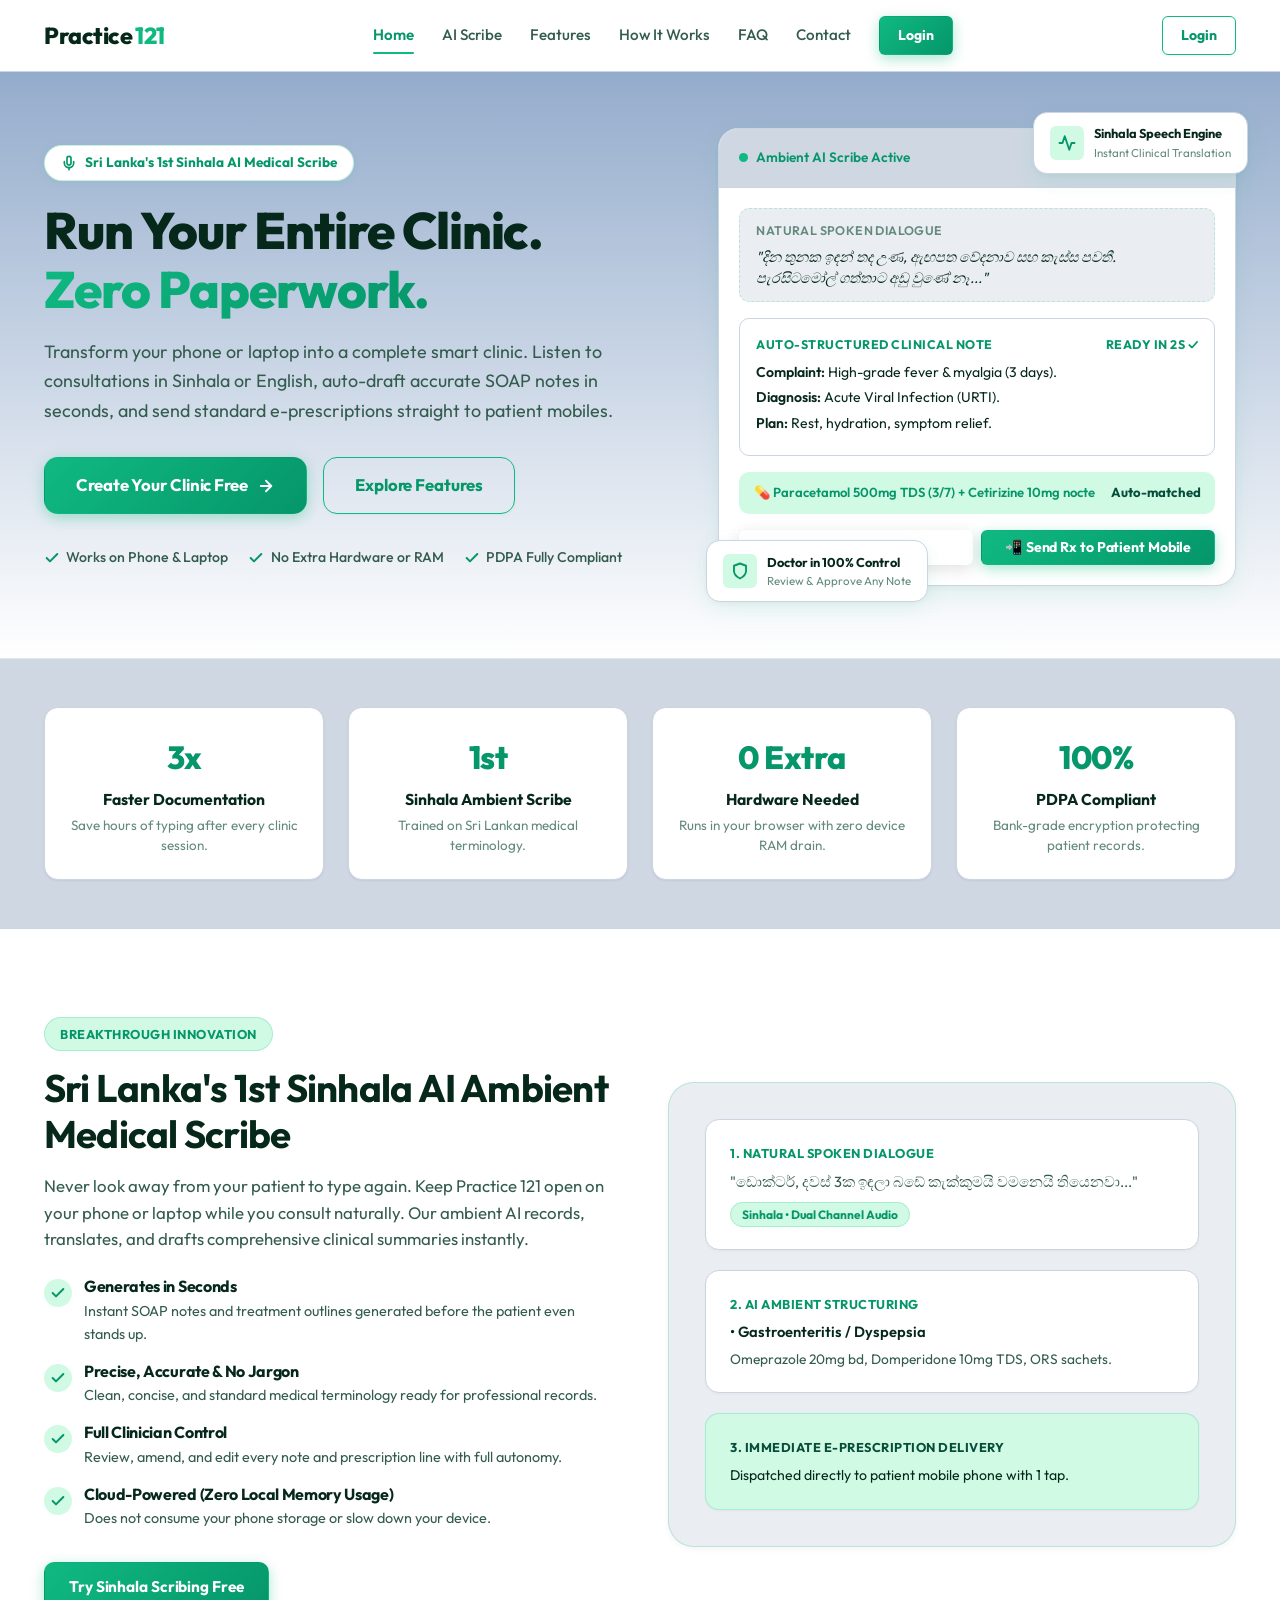
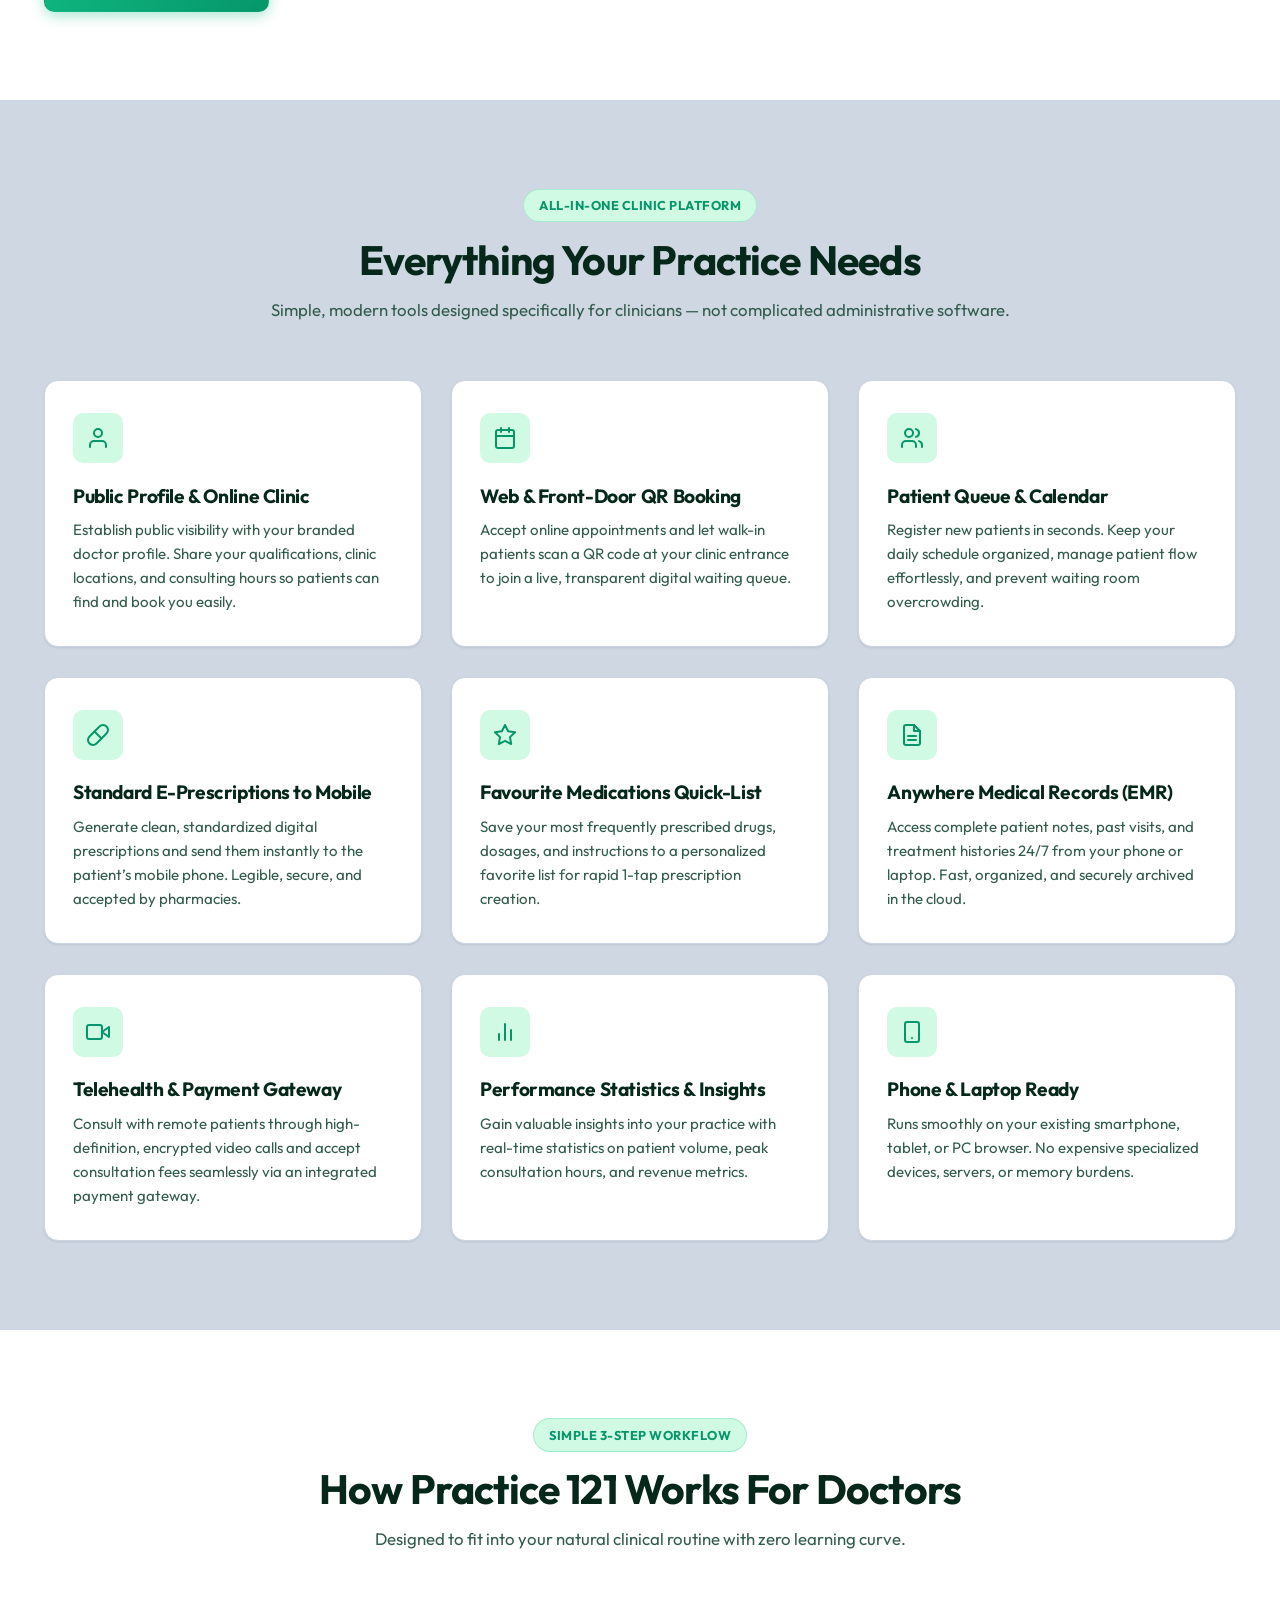
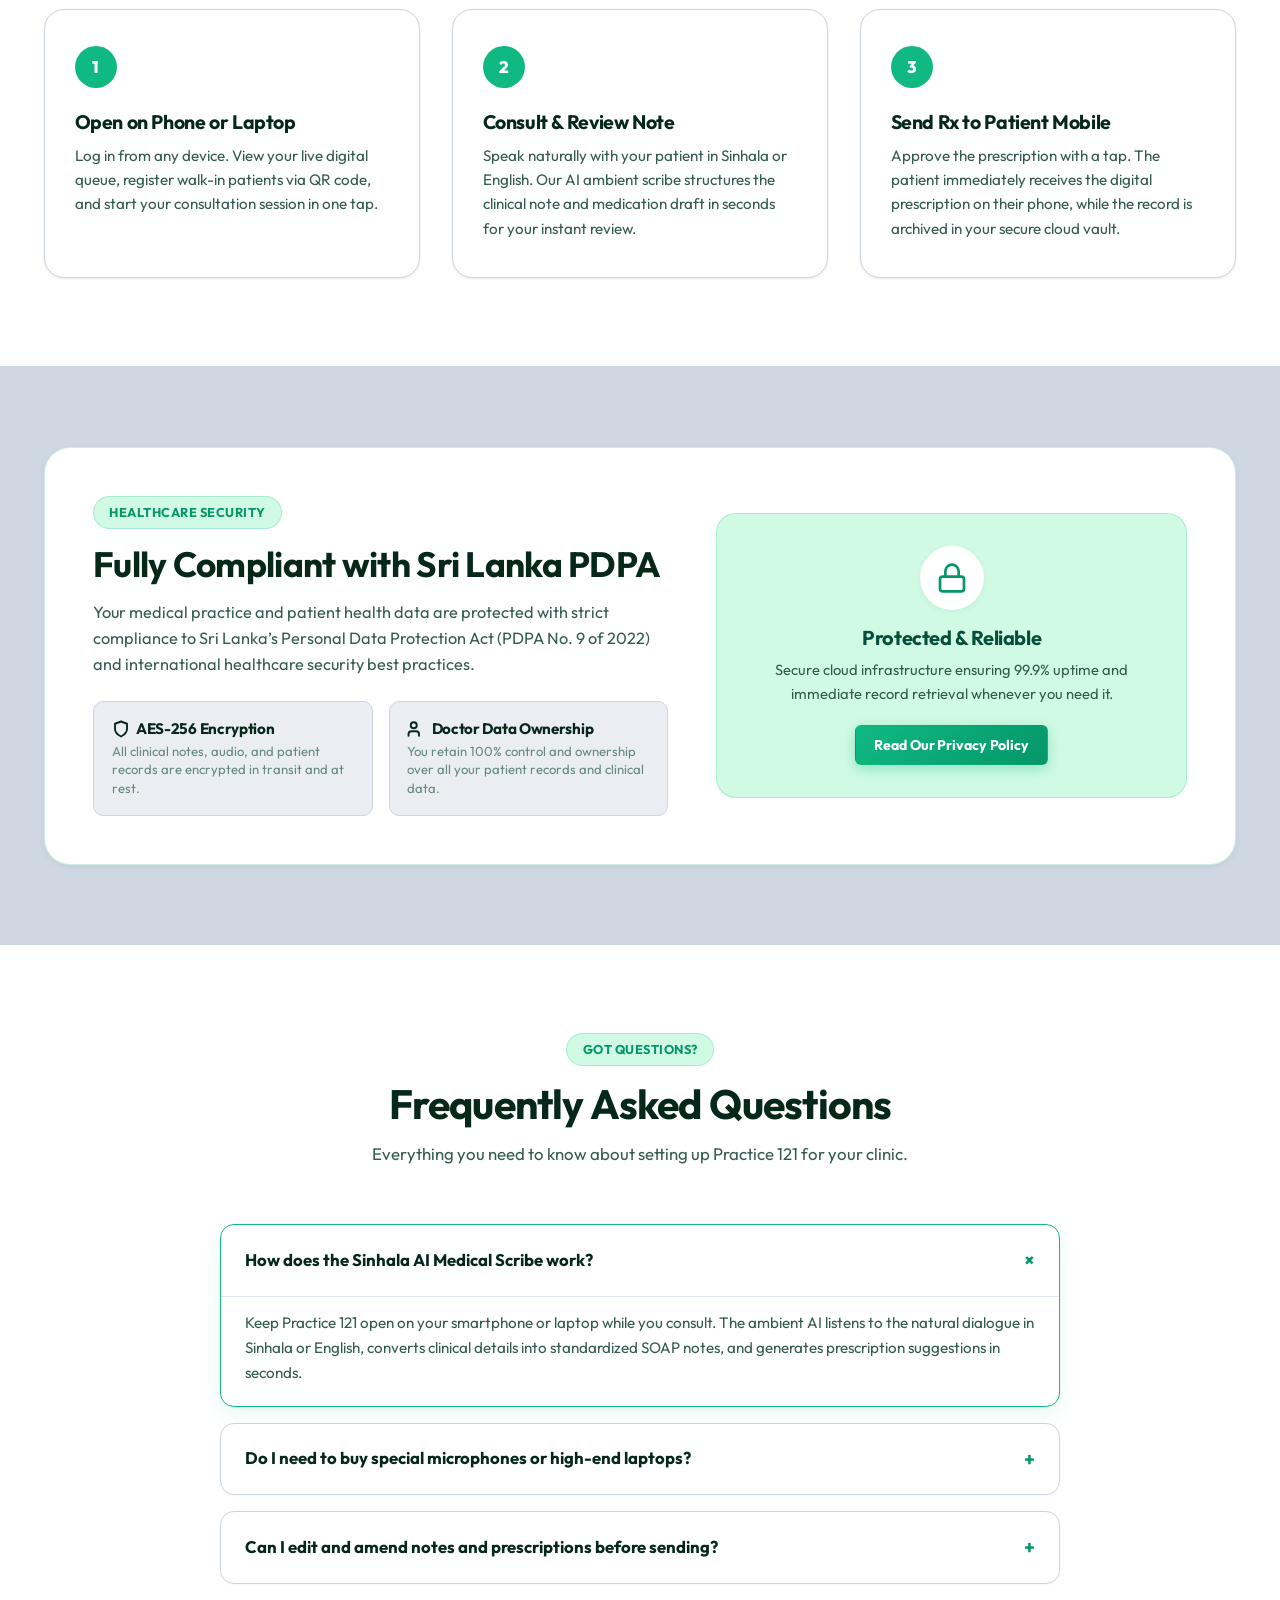
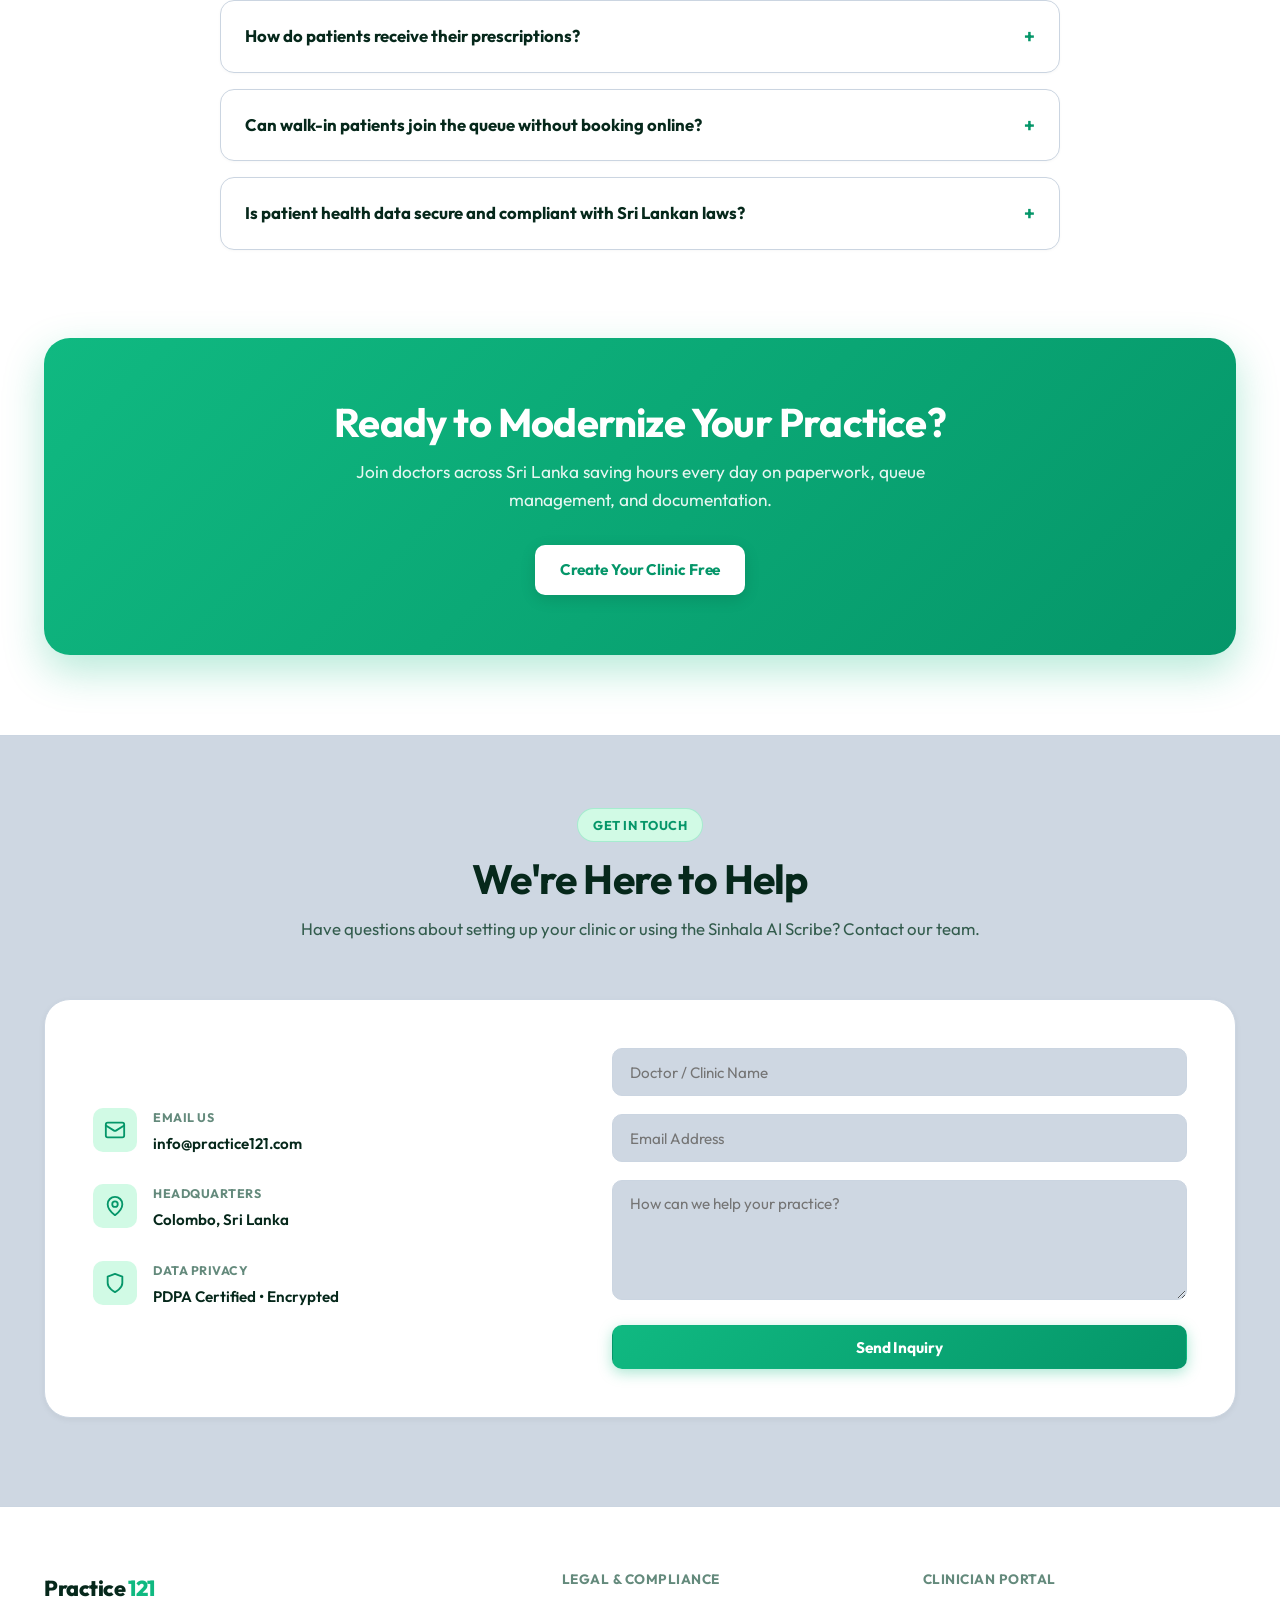
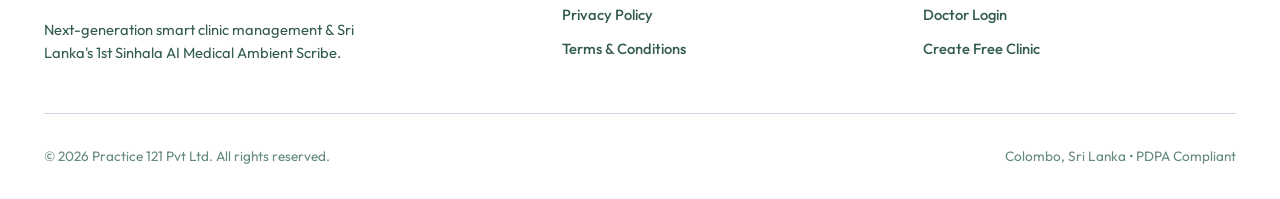
<file: index.html>
<!DOCTYPE html>
<html lang="en">
<head>
  <meta charset="UTF-8">
  <meta name="viewport" content="width=device-width, initial-scale=1.0">
  <meta name="description" content="Practice 121 - Sri Lanka's 1st Sinhala AI Medical Ambient Scribe & Complete Practice Management Platform. Fast, accurate clinical notes, e-prescriptions, and smart queue.">
  <meta name="robots" content="index, follow">
  <title>Practice 121 | AI Ambient Scribe & Practice Management</title>

  <!-- Google Fonts: Outfit -->
  <link rel="preconnect" href="https://fonts.googleapis.com">
  <link rel="preconnect" href="https://fonts.gstatic.com" crossorigin>
  <link href="https://fonts.googleapis.com/css2?family=Outfit:wght@300;400;500;600;700;800&display=swap" rel="stylesheet">

  <link rel="stylesheet" href="css/styles.css">
  <link rel="icon" type="image/svg+xml" href="favicon.svg">
</head>
<body>

  <!-- Backdrop for Mobile Drawer -->
  <div class="nav-backdrop" id="nav-backdrop" aria-hidden="true"></div>

  <!-- Header -->
  <header class="site-header">
    <div class="header-inner">
      <div class="logo">
        <a href="index.html">
          Practice<span>121</span>
        </a>
      </div>

      <button class="mobile-nav-toggle" id="mobile-nav-toggle" aria-controls="primary-navigation" aria-expanded="false" aria-label="Toggle navigation">
        <span class="bar"></span>
        <span class="bar"></span>
        <span class="bar"></span>
      </button>

      <nav class="site-nav" id="primary-navigation" aria-label="Main navigation">
        <a href="index.html" class="nav-link active">Home</a>
        <a href="#ai-scribe" class="nav-link">AI Scribe</a>
        <a href="#features" class="nav-link">Features</a>
        <a href="#how-it-works" class="nav-link">How It Works</a>
        <a href="#faq" class="nav-link">FAQ</a>
        <a href="#contact" class="nav-link">Contact</a>
        <div class="header-mobile-buttons">
          <a href="/login" class="btn btn-primary btn-sm">Login</a>
        </div>
      </nav>

      <div class="header-actions">
        <a href="/login" class="btn btn-outline btn-sm" id="header-login-btn">Login</a>
      </div>
    </div>
  </header>

  <main>
    <!-- Hero Section -->
    <section class="hero" aria-label="Welcome to Practice 121">
      <div class="container hero-grid">
        
        <div class="hero-content">
          <div class="hero-kicker">
            <svg width="16" height="16" viewBox="0 0 24 24" fill="none" stroke="currentColor" stroke-width="2.5" stroke-linecap="round" stroke-linejoin="round"><path d="M12 2a3 3 0 0 0-3 3v7a3 3 0 0 0 6 0V5a3 3 0 0 0-3-3Z"/><path d="M19 10v2a7 7 0 0 1-14 0v-2"/><line x1="12" x2="12" y1="19" y2="22"/></svg>
            <span>Sri Lanka's 1st Sinhala AI Medical Scribe</span>
          </div>

          <h1 class="hero-title">
            Run Your Entire Clinic.<br>
            <span class="accent-text">Zero Paperwork.</span>
          </h1>

          <p class="hero-subtitle">
            Transform your phone or laptop into a complete smart clinic. Listen to consultations in Sinhala or English, auto-draft accurate SOAP notes in seconds, and send standard e-prescriptions straight to patient mobiles.
          </p>

          <div class="hero-actions">
            <a href="/signup" class="btn btn-primary btn-lg" id="hero-signup-btn">
              Create Your Clinic Free
              <svg width="18" height="18" viewBox="0 0 24 24" fill="none" stroke="currentColor" stroke-width="2.5" stroke-linecap="round" stroke-linejoin="round"><line x1="5" y1="12" x2="19" y2="12"/><polyline points="12 5 19 12 12 19"/></svg>
            </a>
            <a href="#ai-scribe" class="btn btn-outline btn-lg" id="hero-features-btn">Explore Features</a>
          </div>

          <div class="trust-strip">
            <span>
              <svg width="16" height="16" viewBox="0 0 24 24" fill="none" stroke="currentColor" stroke-width="3" stroke-linecap="round" stroke-linejoin="round"><polyline points="20 6 9 17 4 12"/></svg>
              Works on Phone &amp; Laptop
            </span>
            <span>
              <svg width="16" height="16" viewBox="0 0 24 24" fill="none" stroke="currentColor" stroke-width="3" stroke-linecap="round" stroke-linejoin="round"><polyline points="20 6 9 17 4 12"/></svg>
              No Extra Hardware or RAM
            </span>
            <span>
              <svg width="16" height="16" viewBox="0 0 24 24" fill="none" stroke="currentColor" stroke-width="3" stroke-linecap="round" stroke-linejoin="round"><polyline points="20 6 9 17 4 12"/></svg>
              PDPA Fully Compliant
            </span>
          </div>
        </div>

        <!-- Interactive Visual Mockup -->
        <div class="hero-visual" aria-hidden="true">
          
          <div class="floating-stat-badge badge-top">
            <div class="badge-icon-wrap">
              <svg width="18" height="18" viewBox="0 0 24 24" fill="none" stroke="currentColor" stroke-width="2.5" stroke-linecap="round" stroke-linejoin="round"><polyline points="22 12 18 12 15 21 9 3 6 12 2 12"/></svg>
            </div>
            <div>
              <div class="badge-text-title">Sinhala Speech Engine</div>
              <div class="badge-text-sub">Instant Clinical Translation</div>
            </div>
          </div>

          <div class="scribe-card">
            <div class="scribe-card-header">
              <div class="scribe-status">
                <div class="live-dot"></div>
                <span>Ambient AI Scribe Active</span>
              </div>
              <div class="scribe-lang-pill">Sinhala + English</div>
            </div>

            <div class="scribe-card-body">
              <div class="audio-bar-wrapper">
                <div class="audio-bar-label">Natural Spoken Dialogue</div>
                <div class="audio-transcript-snippet">
                  "දින තුනක ඉඳන් තද උණ, ඇඟපත වේදනාව සහ කැස්ස පවතී. පැරසිටමෝල් ගත්තාට අඩු වුණේ නෑ..."
                </div>
              </div>

              <div class="soap-preview">
                <div class="soap-title">
                  <span>Auto-Structured Clinical Note</span>
                  <span style="color: #059669; font-weight:700;">Ready in 2s ✓</span>
                </div>
                <div class="soap-item">
                  <strong>Complaint:</strong> High-grade fever &amp; myalgia (3 days).
                </div>
                <div class="soap-item">
                  <strong>Diagnosis:</strong> Acute Viral Infection (URTI).
                </div>
                <div class="soap-item">
                  <strong>Plan:</strong> Rest, hydration, symptom relief.
                </div>
              </div>

              <div class="rx-snippet">
                <span>💊 Paracetamol 500mg TDS (3/7) + Cetirizine 10mg nocte</span>
                <span style="color: var(--primary-deep); font-weight: 700;">Auto-matched</span>
              </div>

              <div class="scribe-actions-row">
                <button class="btn btn-light btn-sm" type="button">Edit / Amend</button>
                <button class="btn btn-primary btn-sm" type="button">📲 Send Rx to Patient Mobile</button>
              </div>
            </div>
          </div>

          <div class="floating-stat-badge badge-bottom">
            <div class="badge-icon-wrap">
              <svg width="18" height="18" viewBox="0 0 24 24" fill="none" stroke="currentColor" stroke-width="2.5" stroke-linecap="round" stroke-linejoin="round"><path d="M12 22s8-4 8-10V5l-8-3-8 3v7c0 6 8 10 8 10z"/></svg>
            </div>
            <div>
              <div class="badge-text-title">Doctor in 100% Control</div>
              <div class="badge-text-sub">Review &amp; Approve Any Note</div>
            </div>
          </div>

        </div>

      </div>
    </section>

    <!-- Metrics Bar -->
    <section class="metrics-section" aria-label="Key Platform Benefits">
      <div class="container metrics-grid">
        <div class="metric-item">
          <div class="metric-num">3x</div>
          <div class="metric-label">Faster Documentation</div>
          <div class="metric-desc">Save hours of typing after every clinic session.</div>
        </div>
        <div class="metric-item">
          <div class="metric-num">1st</div>
          <div class="metric-label">Sinhala Ambient Scribe</div>
          <div class="metric-desc">Trained on Sri Lankan medical terminology.</div>
        </div>
        <div class="metric-item">
          <div class="metric-num">0 Extra</div>
          <div class="metric-label">Hardware Needed</div>
          <div class="metric-desc">Runs in your browser with zero device RAM drain.</div>
        </div>
        <div class="metric-item">
          <div class="metric-num">100%</div>
          <div class="metric-label">PDPA Compliant</div>
          <div class="metric-desc">Bank-grade encryption protecting patient records.</div>
        </div>
      </div>
    </section>

    <!-- Feature Spotlight: Sinhala AI Ambient Scribe -->
    <section id="ai-scribe" class="spotlight-section" aria-label="AI Ambient Scribe">
      <div class="container spotlight-grid">
        
        <div class="spotlight-content">
          <span class="section-tag">Breakthrough Innovation</span>
          <h2>Sri Lanka's 1st Sinhala AI Ambient Medical Scribe</h2>
          <p>
            Never look away from your patient to type again. Keep Practice 121 open on your phone or laptop while you consult naturally. Our ambient AI records, translates, and drafts comprehensive clinical summaries instantly.
          </p>

          <ul class="spotlight-points">
            <li class="spotlight-point">
              <div class="spotlight-point-icon">
                <svg width="16" height="16" viewBox="0 0 24 24" fill="none" stroke="currentColor" stroke-width="3" stroke-linecap="round" stroke-linejoin="round"><polyline points="20 6 9 17 4 12"/></svg>
              </div>
              <div class="spotlight-point-text">
                <h4>Generates in Seconds</h4>
                <p>Instant SOAP notes and treatment outlines generated before the patient even stands up.</p>
              </div>
            </li>
            <li class="spotlight-point">
              <div class="spotlight-point-icon">
                <svg width="16" height="16" viewBox="0 0 24 24" fill="none" stroke="currentColor" stroke-width="3" stroke-linecap="round" stroke-linejoin="round"><polyline points="20 6 9 17 4 12"/></svg>
              </div>
              <div class="spotlight-point-text">
                <h4>Precise, Accurate &amp; No Jargon</h4>
                <p>Clean, concise, and standard medical terminology ready for professional records.</p>
              </div>
            </li>
            <li class="spotlight-point">
              <div class="spotlight-point-icon">
                <svg width="16" height="16" viewBox="0 0 24 24" fill="none" stroke="currentColor" stroke-width="3" stroke-linecap="round" stroke-linejoin="round"><polyline points="20 6 9 17 4 12"/></svg>
              </div>
              <div class="spotlight-point-text">
                <h4>Full Clinician Control</h4>
                <p>Review, amend, and edit every note and prescription line with full autonomy.</p>
              </div>
            </li>
            <li class="spotlight-point">
              <div class="spotlight-point-icon">
                <svg width="16" height="16" viewBox="0 0 24 24" fill="none" stroke="currentColor" stroke-width="3" stroke-linecap="round" stroke-linejoin="round"><polyline points="20 6 9 17 4 12"/></svg>
              </div>
              <div class="spotlight-point-text">
                <h4>Cloud-Powered (Zero Local Memory Usage)</h4>
                <p>Does not consume your phone storage or slow down your device.</p>
              </div>
            </li>
          </ul>

          <a href="/signup" class="btn btn-primary">Try Sinhala Scribing Free</a>
        </div>

        <div class="spotlight-box">
          <div class="spotlight-box-card">
            <div class="card-mini-title">1. Natural Spoken Dialogue</div>
            <p style="font-size:0.92rem; color:var(--text-secondary); margin-bottom:0.5rem;">
              "ඩොක්ටර්, දවස් 3ක ඉඳලා බඩේ කැක්කුමයි වමනෙයි තියෙනවා..."
            </p>
            <span class="scribe-lang-pill">Sinhala &bull; Dual Channel Audio</span>
          </div>

          <div class="spotlight-box-card">
            <div class="card-mini-title">2. AI Ambient Structuring</div>
            <p style="font-size:0.92rem; color:var(--text-primary); font-weight:600; margin-bottom:0.25rem;">
              • Gastroenteritis / Dyspepsia
            </p>
            <p style="font-size:0.86rem; color:var(--text-secondary); margin-bottom:0;">
              Omeprazole 20mg bd, Domperidone 10mg TDS, ORS sachets.
            </p>
          </div>

          <div class="spotlight-box-card" style="background:var(--primary-xlight); border-color:var(--border-primary);">
            <div class="card-mini-title" style="color:var(--primary-deep);">3. Immediate E-Prescription Delivery</div>
            <p style="font-size:0.88rem; color:var(--text-primary); margin-bottom:0;">
              Dispatched directly to patient mobile phone with 1 tap.
            </p>
          </div>
        </div>

      </div>
    </section>

    <!-- Full Features Grid -->
    <section id="features" class="features-section" aria-label="Platform Features">
      <div class="container">
        
        <div class="section-header">
          <span class="section-tag">All-In-One Clinic Platform</span>
          <h2>Everything Your Practice Needs</h2>
          <p>Simple, modern tools designed specifically for clinicians — not complicated administrative software.</p>
        </div>

        <div class="features-grid">
          
          <!-- Card 1: Public Profile -->
          <div class="feature-card">
            <div class="feature-icon-wrap">
              <svg width="24" height="24" viewBox="0 0 24 24" fill="none" stroke="currentColor" stroke-width="2" stroke-linecap="round" stroke-linejoin="round"><path d="M20 21v-2a4 4 0 0 0-4-4H8a4 4 0 0 0-4 4v2"/><circle cx="12" cy="7" r="4"/></svg>
            </div>
            <h3>Public Profile &amp; Online Clinic</h3>
            <p>Establish public visibility with your branded doctor profile. Share your qualifications, clinic locations, and consulting hours so patients can find and book you easily.</p>
          </div>

          <!-- Card 2: Booking & Queue -->
          <div class="feature-card">
            <div class="feature-icon-wrap">
              <svg width="24" height="24" viewBox="0 0 24 24" fill="none" stroke="currentColor" stroke-width="2" stroke-linecap="round" stroke-linejoin="round"><rect width="18" height="18" x="3" y="4" rx="2" ry="2"/><line x1="16" x2="16" y1="2" y2="6"/><line x1="8" x2="8" y1="2" y2="6"/><line x1="3" x2="21" y1="10" y2="10"/></svg>
            </div>
            <h3>Web &amp; Front-Door QR Booking</h3>
            <p>Accept online appointments and let walk-in patients scan a QR code at your clinic entrance to join a live, transparent digital waiting queue.</p>
          </div>

          <!-- Card 3: Patient Register & Calendar -->
          <div class="feature-card">
            <div class="feature-icon-wrap">
              <svg width="24" height="24" viewBox="0 0 24 24" fill="none" stroke="currentColor" stroke-width="2" stroke-linecap="round" stroke-linejoin="round"><path d="M16 21v-2a4 4 0 0 0-4-4H6a4 4 0 0 0-4 4v2"/><circle cx="9" cy="7" r="4"/><path d="M22 21v-2a4 4 0 0 0-3-3.87"/><path d="M16 3.13a4 4 0 0 1 0 7.75"/></svg>
            </div>
            <h3>Patient Queue &amp; Calendar</h3>
            <p>Register new patients in seconds. Keep your daily schedule organized, manage patient flow effortlessly, and prevent waiting room overcrowding.</p>
          </div>

          <!-- Card 4: Standard E-Prescriptions -->
          <div class="feature-card">
            <div class="feature-icon-wrap">
              <svg width="24" height="24" viewBox="0 0 24 24" fill="none" stroke="currentColor" stroke-width="2" stroke-linecap="round" stroke-linejoin="round"><path d="m10.5 20.5 10-10a4.95 4.95 0 1 0-7-7l-10 10a4.95 4.95 0 1 0 7 7Z"/><path d="m8.5 8.5 7 7"/></svg>
            </div>
            <h3>Standard E-Prescriptions to Mobile</h3>
            <p>Generate clean, standardized digital prescriptions and send them instantly to the patient’s mobile phone. Legible, secure, and accepted by pharmacies.</p>
          </div>

          <!-- Card 5: Favourite Medications -->
          <div class="feature-card">
            <div class="feature-icon-wrap">
              <svg width="24" height="24" viewBox="0 0 24 24" fill="none" stroke="currentColor" stroke-width="2" stroke-linecap="round" stroke-linejoin="round"><polygon points="12 2 15.09 8.26 22 9.27 17 14.14 18.18 21.02 12 17.77 5.82 21.02 7 14.14 2 9.27 8.91 8.26 12 2"/></svg>
            </div>
            <h3>Favourite Medications Quick-List</h3>
            <p>Save your most frequently prescribed drugs, dosages, and instructions to a personalized favorite list for rapid 1-tap prescription creation.</p>
          </div>

          <!-- Card 6: Electronic Medical Records -->
          <div class="feature-card">
            <div class="feature-icon-wrap">
              <svg width="24" height="24" viewBox="0 0 24 24" fill="none" stroke="currentColor" stroke-width="2" stroke-linecap="round" stroke-linejoin="round"><path d="M14 2H6a2 2 0 0 0-2 2v16a2 2 0 0 0 2 2h12a2 2 0 0 0 2-2V8z"/><polyline points="14 2 14 8 20 8"/><line x1="16" x2="8" y1="13" y2="13"/><line x1="16" x2="8" y1="17" y2="17"/></svg>
            </div>
            <h3>Anywhere Medical Records (EMR)</h3>
            <p>Access complete patient notes, past visits, and treatment histories 24/7 from your phone or laptop. Fast, organized, and securely archived in the cloud.</p>
          </div>

          <!-- Card 7: Telehealth & Payments -->
          <div class="feature-card">
            <div class="feature-icon-wrap">
              <svg width="24" height="24" viewBox="0 0 24 24" fill="none" stroke="currentColor" stroke-width="2" stroke-linecap="round" stroke-linejoin="round"><polygon points="23 7 16 12 23 17 23 7"/><rect width="15" height="14" x="1" y="5" rx="2" ry="2"/></svg>
            </div>
            <h3>Telehealth &amp; Payment Gateway</h3>
            <p>Consult with remote patients through high-definition, encrypted video calls and accept consultation fees seamlessly via an integrated payment gateway.</p>
          </div>

          <!-- Card 8: Practice Analytics -->
          <div class="feature-card">
            <div class="feature-icon-wrap">
              <svg width="24" height="24" viewBox="0 0 24 24" fill="none" stroke="currentColor" stroke-width="2" stroke-linecap="round" stroke-linejoin="round"><line x1="18" x2="18" y1="20" y2="10"/><line x1="12" x2="12" y1="20" y2="4"/><line x1="6" x2="6" y1="20" y2="14"/></svg>
            </div>
            <h3>Performance Statistics &amp; Insights</h3>
            <p>Gain valuable insights into your practice with real-time statistics on patient volume, peak consultation hours, and revenue metrics.</p>
          </div>

          <!-- Card 9: No Hardware Lock-in -->
          <div class="feature-card">
            <div class="feature-icon-wrap">
              <svg width="24" height="24" viewBox="0 0 24 24" fill="none" stroke="currentColor" stroke-width="2" stroke-linecap="round" stroke-linejoin="round"><rect width="14" height="20" x="5" y="2" rx="2" ry="2"/><line x1="12" x2="12.01" y1="18" y2="18"/></svg>
            </div>
            <h3>Phone &amp; Laptop Ready</h3>
            <p>Runs smoothly on your existing smartphone, tablet, or PC browser. No expensive specialized devices, servers, or memory burdens.</p>
          </div>

        </div>

      </div>
    </section>

    <!-- How It Works -->
    <section id="how-it-works" class="how-section" aria-label="How it works">
      <div class="container">
        
        <div class="section-header">
          <span class="section-tag">Simple 3-Step Workflow</span>
          <h2>How Practice 121 Works For Doctors</h2>
          <p>Designed to fit into your natural clinical routine with zero learning curve.</p>
        </div>

        <div class="steps-grid">
          
          <div class="step-card">
            <div class="step-number">1</div>
            <h3>Open on Phone or Laptop</h3>
            <p>Log in from any device. View your live digital queue, register walk-in patients via QR code, and start your consultation session in one tap.</p>
          </div>

          <div class="step-card">
            <div class="step-number">2</div>
            <h3>Consult &amp; Review Note</h3>
            <p>Speak naturally with your patient in Sinhala or English. Our AI ambient scribe structures the clinical note and medication draft in seconds for your instant review.</p>
          </div>

          <div class="step-card">
            <div class="step-number">3</div>
            <h3>Send Rx to Patient Mobile</h3>
            <p>Approve the prescription with a tap. The patient immediately receives the digital prescription on their phone, while the record is archived in your secure cloud vault.</p>
          </div>

        </div>

      </div>
    </section>

    <!-- Security & PDPA Compliance -->
    <section class="security-section" aria-label="Data Protection and Compliance">
      <div class="container">
        <div class="security-card">
          
          <div>
            <span class="section-tag">Healthcare Security</span>
            <h2>Fully Compliant with Sri Lanka PDPA</h2>
            <p>
              Your medical practice and patient health data are protected with strict compliance to Sri Lanka’s Personal Data Protection Act (PDPA No. 9 of 2022) and international healthcare security best practices.
            </p>
            <div class="security-badge-grid">
              <div class="sec-badge-item">
                <h4>
                  <svg width="18" height="18" viewBox="0 0 24 24" fill="none" stroke="currentColor" stroke-width="2.5" stroke-linecap="round" stroke-linejoin="round"><path d="M12 22s8-4 8-10V5l-8-3-8 3v7c0 6 8 10 8 10z"/></svg>
                  AES-256 Encryption
                </h4>
                <p>All clinical notes, audio, and patient records are encrypted in transit and at rest.</p>
              </div>

              <div class="sec-badge-item">
                <h4>
                  <svg width="18" height="18" viewBox="0 0 24 24" fill="none" stroke="currentColor" stroke-width="2.5" stroke-linecap="round" stroke-linejoin="round"><path d="M16 21v-2a4 4 0 0 0-4-4H6a4 4 0 0 0-4 4v2"/><circle cx="9" cy="7" r="4"/></svg>
                  Doctor Data Ownership
                </h4>
                <p>You retain 100% control and ownership over all your patient records and clinical data.</p>
              </div>
            </div>
          </div>

          <div style="background:var(--primary-xlight); border-radius:var(--radius-lg); padding:2rem; text-align:center; border:1px solid var(--border-primary);">
            <div style="width:64px; height:64px; background:#fff; border-radius:50%; display:flex; align-items:center; justify-content:center; margin:0 auto 1rem; color:var(--primary-dark); box-shadow:var(--shadow-sm);">
              <svg width="32" height="32" viewBox="0 0 24 24" fill="none" stroke="currentColor" stroke-width="2" stroke-linecap="round" stroke-linejoin="round"><rect width="18" height="11" x="3" y="11" rx="2" ry="2"/><path d="M7 11V7a5 5 0 0 1 10 0v4"/></svg>
            </div>
            <h3 style="font-size:1.25rem; margin-bottom:0.5rem; color:var(--primary-deep);">Protected &amp; Reliable</h3>
            <p style="font-size:0.92rem; color:var(--text-secondary); margin-bottom:1.25rem;">
              Secure cloud infrastructure ensuring 99.9% uptime and immediate record retrieval whenever you need it.
            </p>
            <a href="privacy-policy.html" class="btn btn-primary btn-sm">Read Our Privacy Policy</a>
          </div>

        </div>
      </div>
    </section>

    <!-- FAQ Section -->
    <section id="faq" class="faq-section" aria-label="Frequently Asked Questions">
      <div class="container">
        
        <div class="section-header">
          <span class="section-tag">Got Questions?</span>
          <h2>Frequently Asked Questions</h2>
          <p>Everything you need to know about setting up Practice 121 for your clinic.</p>
        </div>

        <div class="faq-container">
          
          <details class="faq-item" open>
            <summary class="faq-question">
              <span>How does the Sinhala AI Medical Scribe work?</span>
              <span class="faq-icon">+</span>
            </summary>
            <div class="faq-answer">
              Keep Practice 121 open on your smartphone or laptop while you consult. The ambient AI listens to the natural dialogue in Sinhala or English, converts clinical details into standardized SOAP notes, and generates prescription suggestions in seconds.
            </div>
          </details>

          <details class="faq-item">
            <summary class="faq-question">
              <span>Do I need to buy special microphones or high-end laptops?</span>
              <span class="faq-icon">+</span>
            </summary>
            <div class="faq-answer">
              No special equipment is needed. Practice 121 runs entirely through your existing web browser on any standard smartphone, tablet, or laptop. It does not burden your device storage or memory (RAM).
            </div>
          </details>

          <details class="faq-item">
            <summary class="faq-question">
              <span>Can I edit and amend notes and prescriptions before sending?</span>
              <span class="faq-icon">+</span>
            </summary>
            <div class="faq-answer">
              Yes, absolutely. The doctor has 100% control. You can review, modify dosages, add items from your favorite medication list, and approve every record before it is finalized or dispatched.
            </div>
          </details>

          <details class="faq-item">
            <summary class="faq-question">
              <span>How do patients receive their prescriptions?</span>
              <span class="faq-icon">+</span>
            </summary>
            <div class="faq-answer">
              Once you approve the prescription, an instant digital prescription link is dispatched directly to the patient's mobile phone via SMS or web link, which can be presented at any pharmacy.
            </div>
          </details>

          <details class="faq-item">
            <summary class="faq-question">
              <span>Can walk-in patients join the queue without booking online?</span>
              <span class="faq-icon">+</span>
            </summary>
            <div class="faq-answer">
              Yes. You can place a QR code at your clinic front door. Walk-in patients can scan it with their phone camera to register and join your live queue, or you can register them at the desk in seconds.
            </div>
          </details>

          <details class="faq-item">
            <summary class="faq-question">
              <span>Is patient health data secure and compliant with Sri Lankan laws?</span>
              <span class="faq-icon">+</span>
            </summary>
            <div class="faq-answer">
              Yes. Practice 121 is fully compliant with Sri Lanka's Personal Data Protection Act (PDPA No. 9 of 2022). All communications and records are protected using bank-grade AES-256 encryption.
            </div>
          </details>

        </div>

      </div>
    </section>

    <!-- Call to Action Banner -->
    <section class="cta-section" aria-label="Get Started">
      <div class="container">
        <div class="cta-banner">
          <h2>Ready to Modernize Your Practice?</h2>
          <p>
            Join doctors across Sri Lanka saving hours every day on paperwork, queue management, and documentation.
          </p>
          <a href="/signup" class="btn btn-light" id="cta-signup-btn">
            Create Your Clinic Free
          </a>
        </div>
      </div>
    </section>

    <!-- Contact Section -->
    <section class="contact-section" id="contact" aria-label="Contact Us">
      <div class="container">
        
        <div class="section-header">
          <span class="section-tag">Get in Touch</span>
          <h2>We're Here to Help</h2>
          <p>Have questions about setting up your clinic or using the Sinhala AI Scribe? Contact our team.</p>
        </div>

        <div class="contact-container">
          <div class="contact-info">
            <div class="contact-item">
              <div class="contact-icon">
                <svg width="22" height="22" viewBox="0 0 24 24" fill="none" stroke="currentColor" stroke-width="2" stroke-linecap="round" stroke-linejoin="round"><rect width="20" height="16" x="2" y="4" rx="2"/><path d="m22 7-8.97 5.7a1.94 1.94 0 0 1-2.06 0L2 7"/></svg>
              </div>
              <div>
                <div class="contact-label">Email Us</div>
                <a href="mailto:info@practice121.com">info@practice121.com</a>
              </div>
            </div>

            <div class="contact-item">
              <div class="contact-icon">
                <svg width="22" height="22" viewBox="0 0 24 24" fill="none" stroke="currentColor" stroke-width="2" stroke-linecap="round" stroke-linejoin="round"><path d="M20 10c0 6-8 12-8 12s-8-6-8-12a8 8 0 0 1 16 0Z"/><circle cx="12" cy="10" r="3"/></svg>
              </div>
              <div>
                <div class="contact-label">Headquarters</div>
                <span>Colombo, Sri Lanka</span>
              </div>
            </div>

            <div class="contact-item">
              <div class="contact-icon">
                <svg width="22" height="22" viewBox="0 0 24 24" fill="none" stroke="currentColor" stroke-width="2" stroke-linecap="round" stroke-linejoin="round"><path d="M12 22s8-4 8-10V5l-8-3-8 3v7c0 6 8 10 8 10z"/></svg>
              </div>
              <div>
                <div class="contact-label">Data Privacy</div>
                <span>PDPA Certified &bull; Encrypted</span>
              </div>
            </div>
          </div>

          <form class="contact-form" action="mailto:info@practice121.com" method="post" enctype="text/plain">
            <div class="form-group">
              <label for="contact-name" class="sr-only">Full Name</label>
              <input type="text" id="contact-name" name="name" placeholder="Doctor / Clinic Name" required>
            </div>
            <div class="form-group">
              <label for="contact-email" class="sr-only">Email Address</label>
              <input type="email" id="contact-email" name="email" placeholder="Email Address" required>
            </div>
            <div class="form-group">
              <label for="contact-message" class="sr-only">Message</label>
              <textarea id="contact-message" name="message" placeholder="How can we help your practice?" required></textarea>
            </div>
            <button type="submit" class="btn btn-primary" id="contact-submit-btn">Send Inquiry</button>
          </form>
        </div>

      </div>
    </section>
  </main>

  <!-- Footer -->
  <footer class="site-footer">
    <div class="container">
      
      <div class="footer-inner">
        <div class="footer-brand">
          <div class="logo"><a href="index.html">Practice<span>121</span></a></div>
          <p>
            Next-generation smart clinic management &amp; Sri Lanka's 1st Sinhala AI Medical Ambient Scribe.
          </p>
        </div>

        <div class="footer-links">
          <h4>Legal &amp; Compliance</h4>
          <nav aria-label="Legal navigation">
            <a href="privacy-policy.html">Privacy Policy</a>
            <a href="terms-and-conditions.html">Terms &amp; Conditions</a>
          </nav>
        </div>

        <div class="footer-links">
          <h4>Clinician Portal</h4>
          <nav aria-label="Platform navigation">
            <a href="/login" id="footer-login-link">Doctor Login</a>
            <a href="/signup" id="footer-signup-link">Create Free Clinic</a>
          </nav>
        </div>
      </div>

      <div class="footer-bottom">
        <p>&copy; 2026 Practice 121 Pvt Ltd. All rights reserved.</p>
        <p>Colombo, Sri Lanka &bull; PDPA Compliant</p>
      </div>

    </div>
  </footer>

  <!-- Script for Mobile Drawer and Smooth Navigation -->
  <script>
    // Mobile navigation toggle
    const navToggle = document.getElementById('mobile-nav-toggle');
    const siteNav = document.getElementById('primary-navigation');
    const navBackdrop = document.getElementById('nav-backdrop');

    function toggleMenu() {
      const isExpanded = navToggle.getAttribute('aria-expanded') === 'true';
      navToggle.setAttribute('aria-expanded', String(!isExpanded));
      navToggle.classList.toggle('open');
      siteNav.classList.toggle('open');
      navBackdrop.classList.toggle('active');
      document.body.style.overflow = isExpanded ? '' : 'hidden';
    }

    if (navToggle) {
      navToggle.addEventListener('click', toggleMenu);
    }
    if (navBackdrop) {
      navBackdrop.addEventListener('click', toggleMenu);
    }

    // Close menu when clicking any nav link
    document.querySelectorAll('.site-nav a').forEach(link => {
      link.addEventListener('click', () => {
        if (siteNav.classList.contains('open')) {
          toggleMenu();
        }
      });
    });

    // Header scroll shadow effect
    const header = document.querySelector('.site-header');
    window.addEventListener('scroll', () => {
      if (header) {
        header.classList.toggle('scrolled', window.scrollY > 15);
      }
    });
  </script>
</body>
</html>
</file>
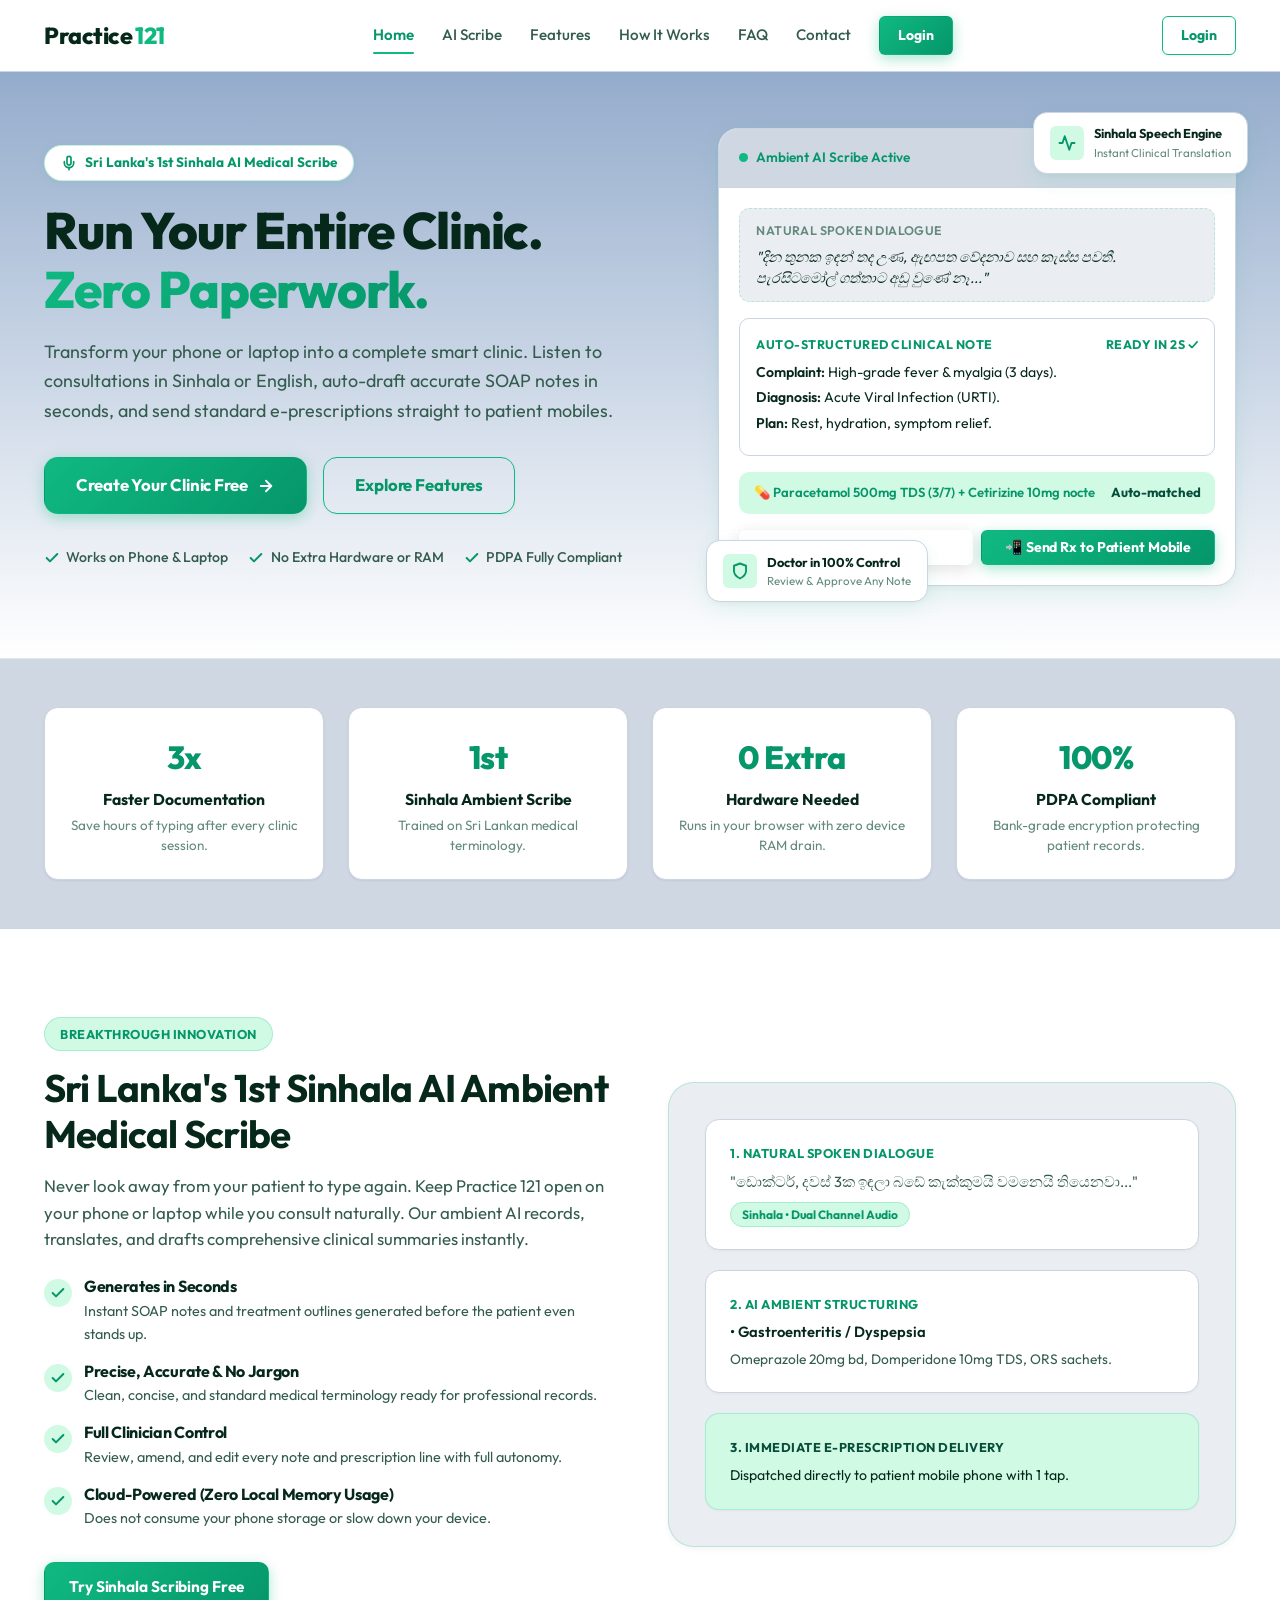
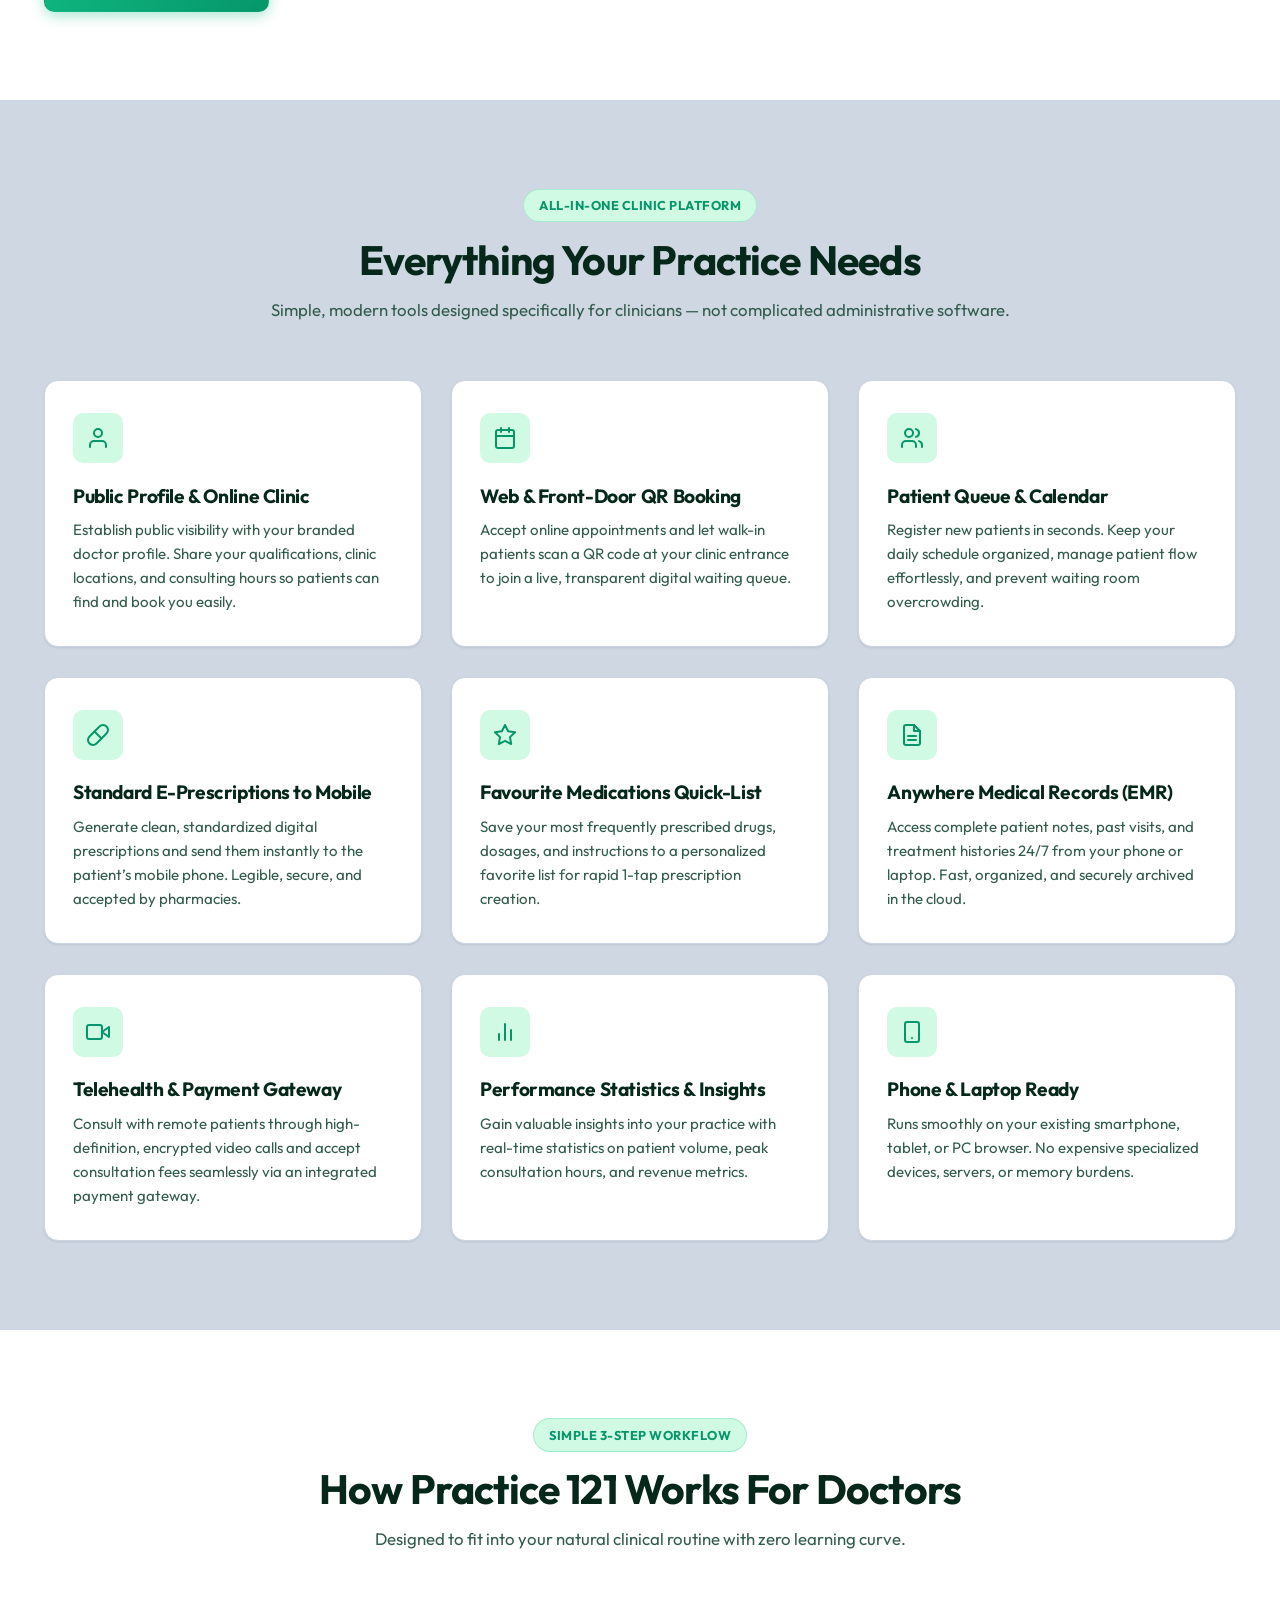
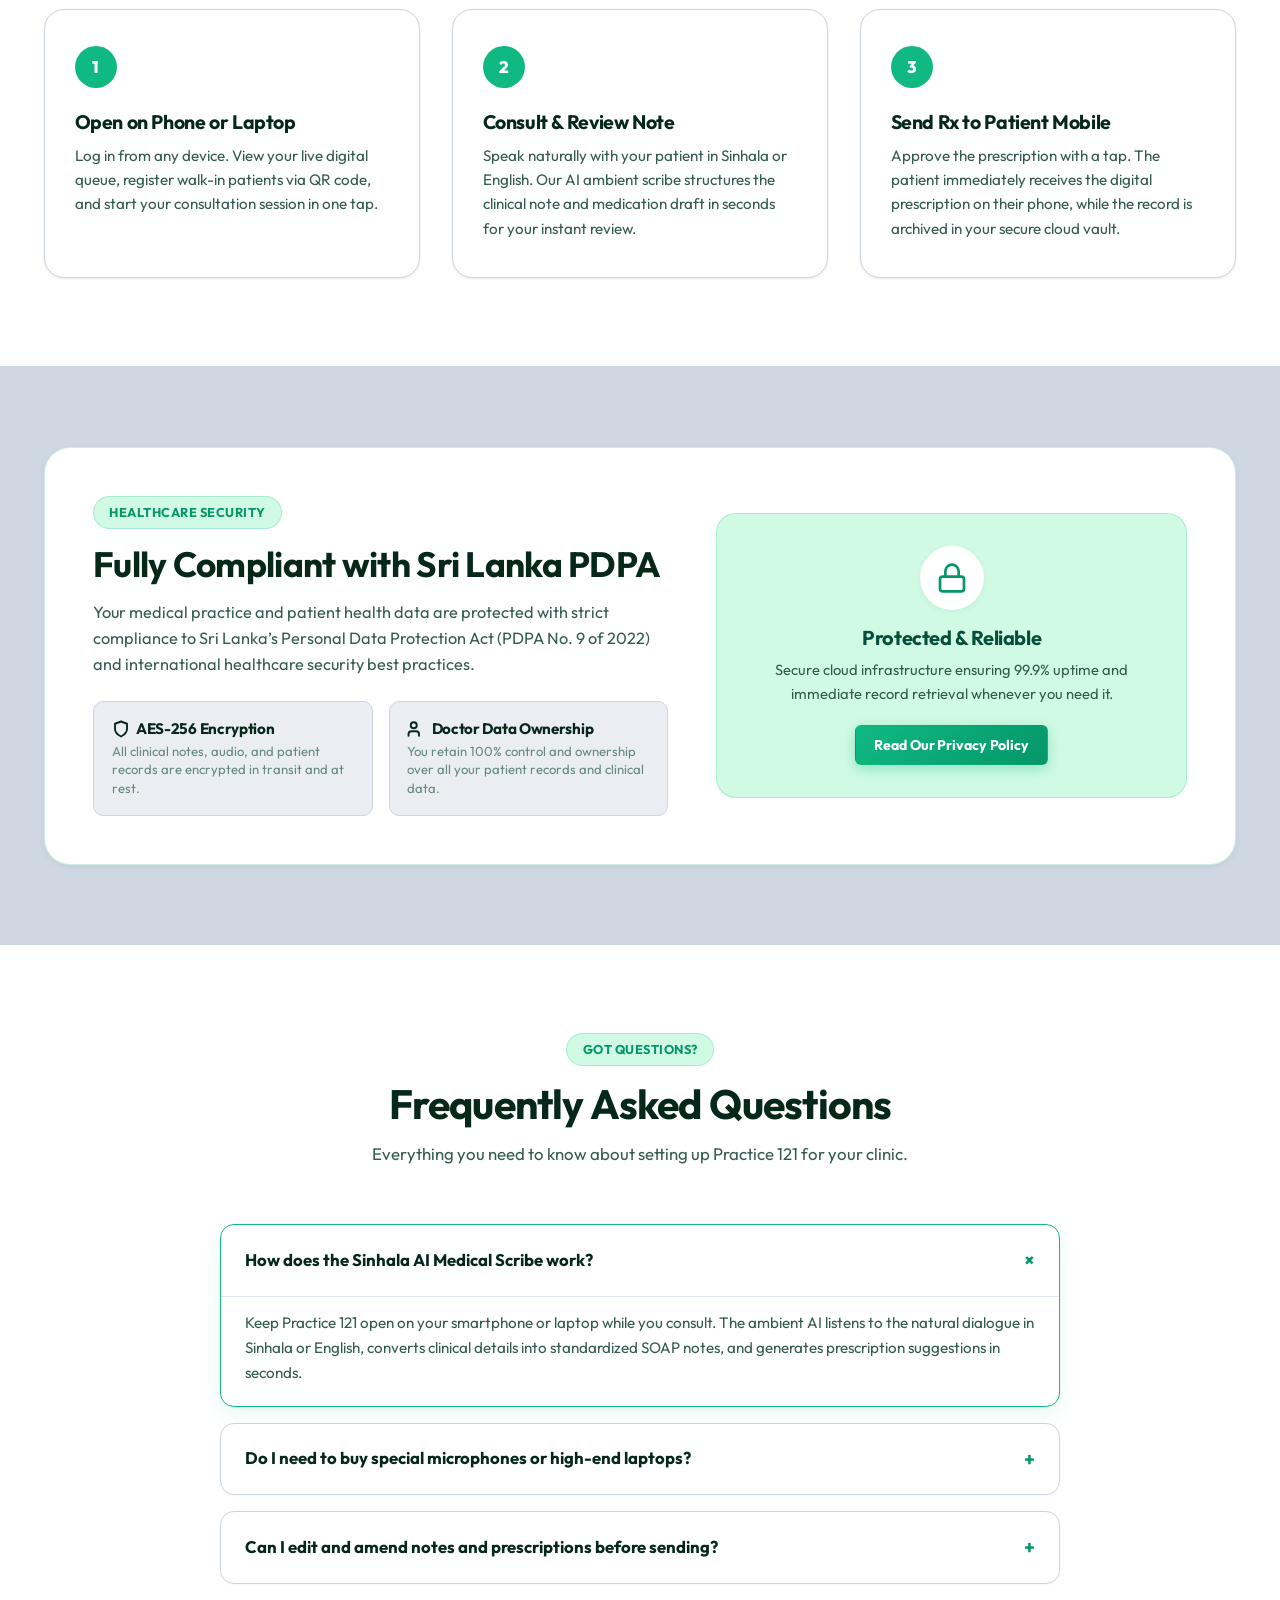
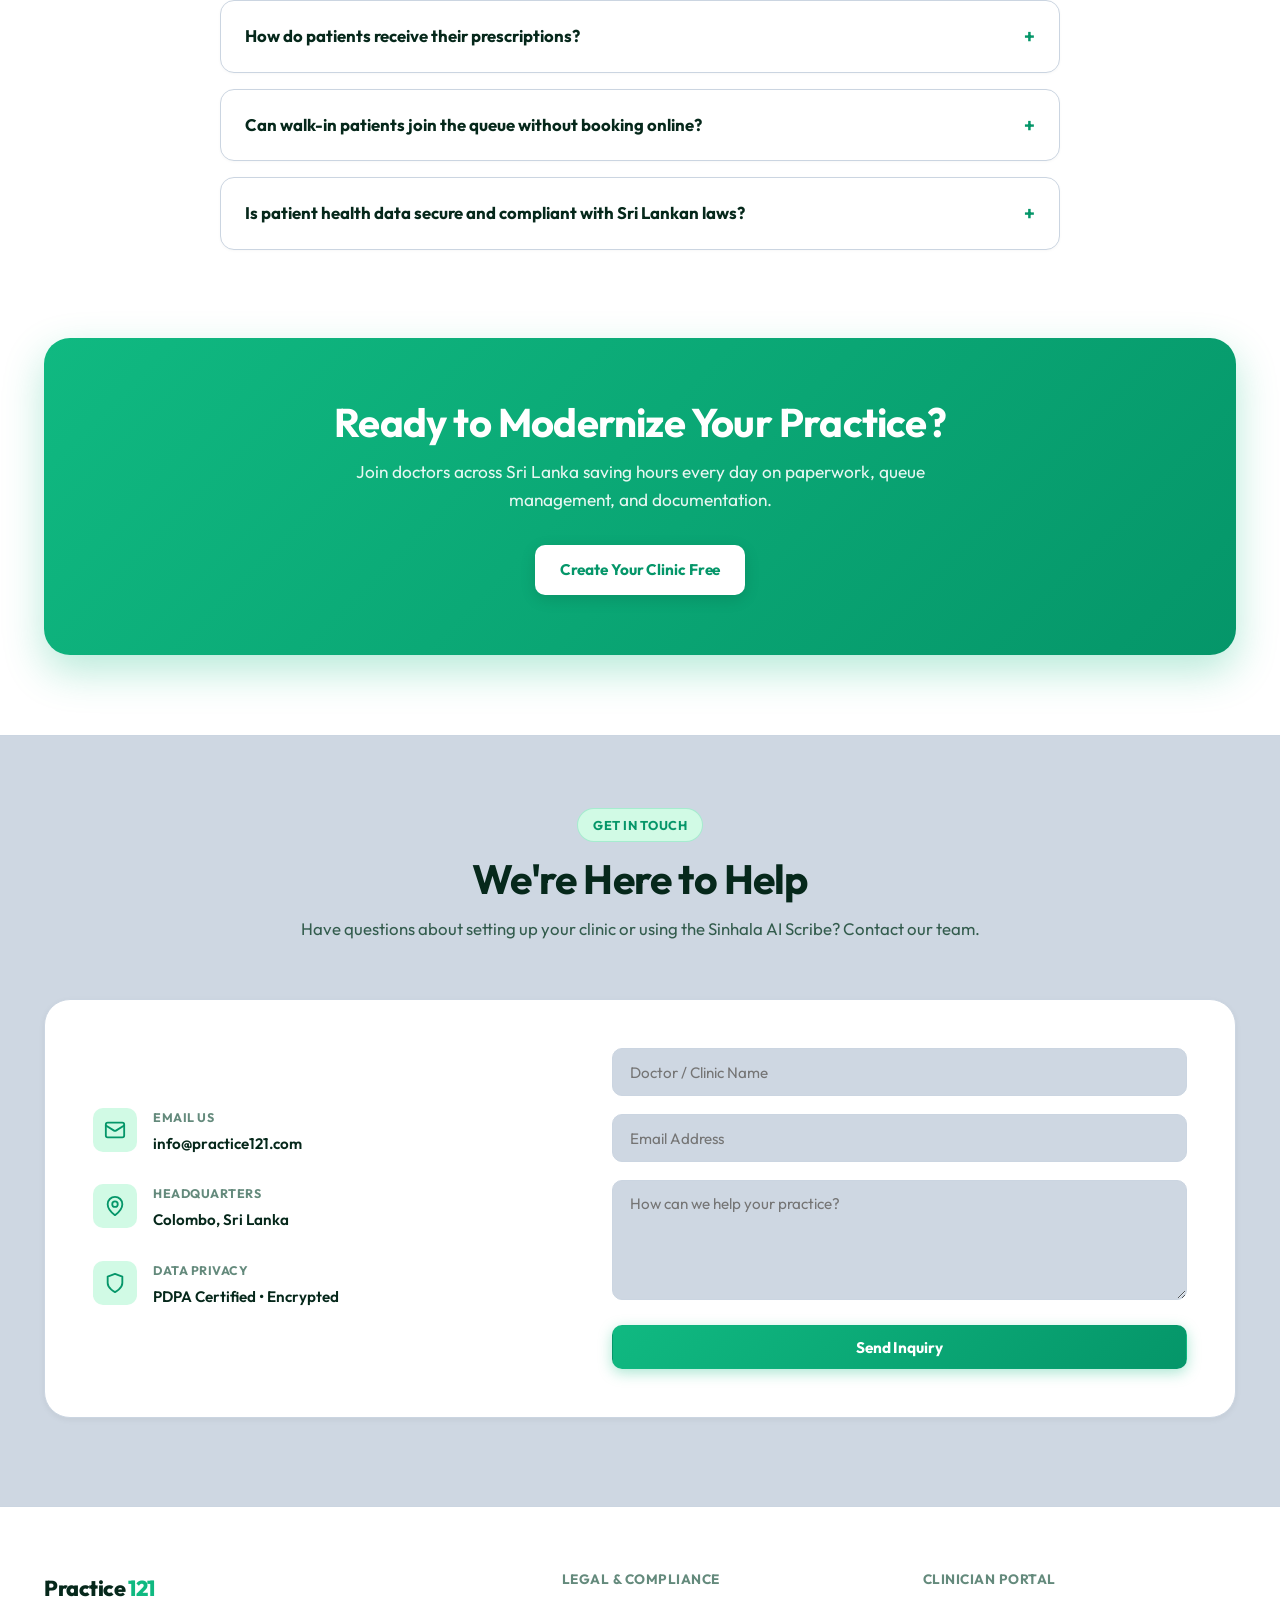
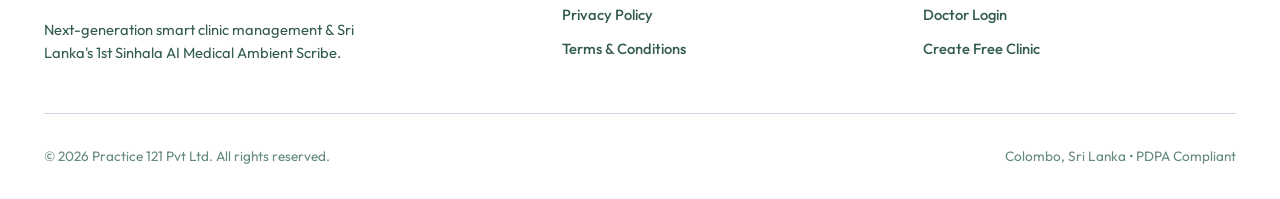
<file: go.html>
<!DOCTYPE html>
<html lang="en">
<head>
  <meta charset="UTF-8">
  <meta name="viewport" content="width=device-width, initial-scale=1.0">
  <meta name="robots" content="noindex, nofollow">
  <title>Redirecting | Practice 121</title>
  <link href="https://fonts.googleapis.com/css2?family=Outfit:wght@400;600&display=swap" rel="stylesheet">
  <style>
    *, *::before, *::after { box-sizing: border-box; margin: 0; padding: 0; }
    body {
      font-family: 'Outfit', sans-serif;
      background: linear-gradient(135deg, #94accc 0%, #ced7e2 50%, #eaeef2 100%);
      min-height: 100vh;
      display: flex;
      align-items: center;
      justify-content: center;
      flex-direction: column;
      gap: 1.5rem;
      color: #065f46;
    }
    .spinner {
      width: 48px; height: 48px;
      border: 4px solid rgba(16,185,129,0.2);
      border-top-color: #10B981;
      border-radius: 50%;
      animation: spin 0.8s linear infinite;
    }
    @keyframes spin { to { transform: rotate(360deg); } }
    h1 { font-size: 1.25rem; font-weight: 600; }
    p { font-size: 0.9rem; opacity: 0.7; }
  </style>
</head>
<body>
  <div class="spinner"></div>
  <h1>Redirecting you securely...</h1>
  <p>Please wait a moment.</p>

  <script>
    const ROUTES = {
      login:  'https://storage.googleapis.com/practice121-fe-client/index.html#/login',
      signup: 'https://storage.googleapis.com/practice121-fe-client/index.html#/signup',
    };

    const params = new URLSearchParams(window.location.search);
    const dest = params.get('to');
    const url = ROUTES[dest];

    if (url) {
      // Replace current history entry so the user cannot see this page's URL on back
      window.location.replace(url);
    } else {
      window.location.replace('index.html');
    }
  </script>
</body>
</html>
</file>
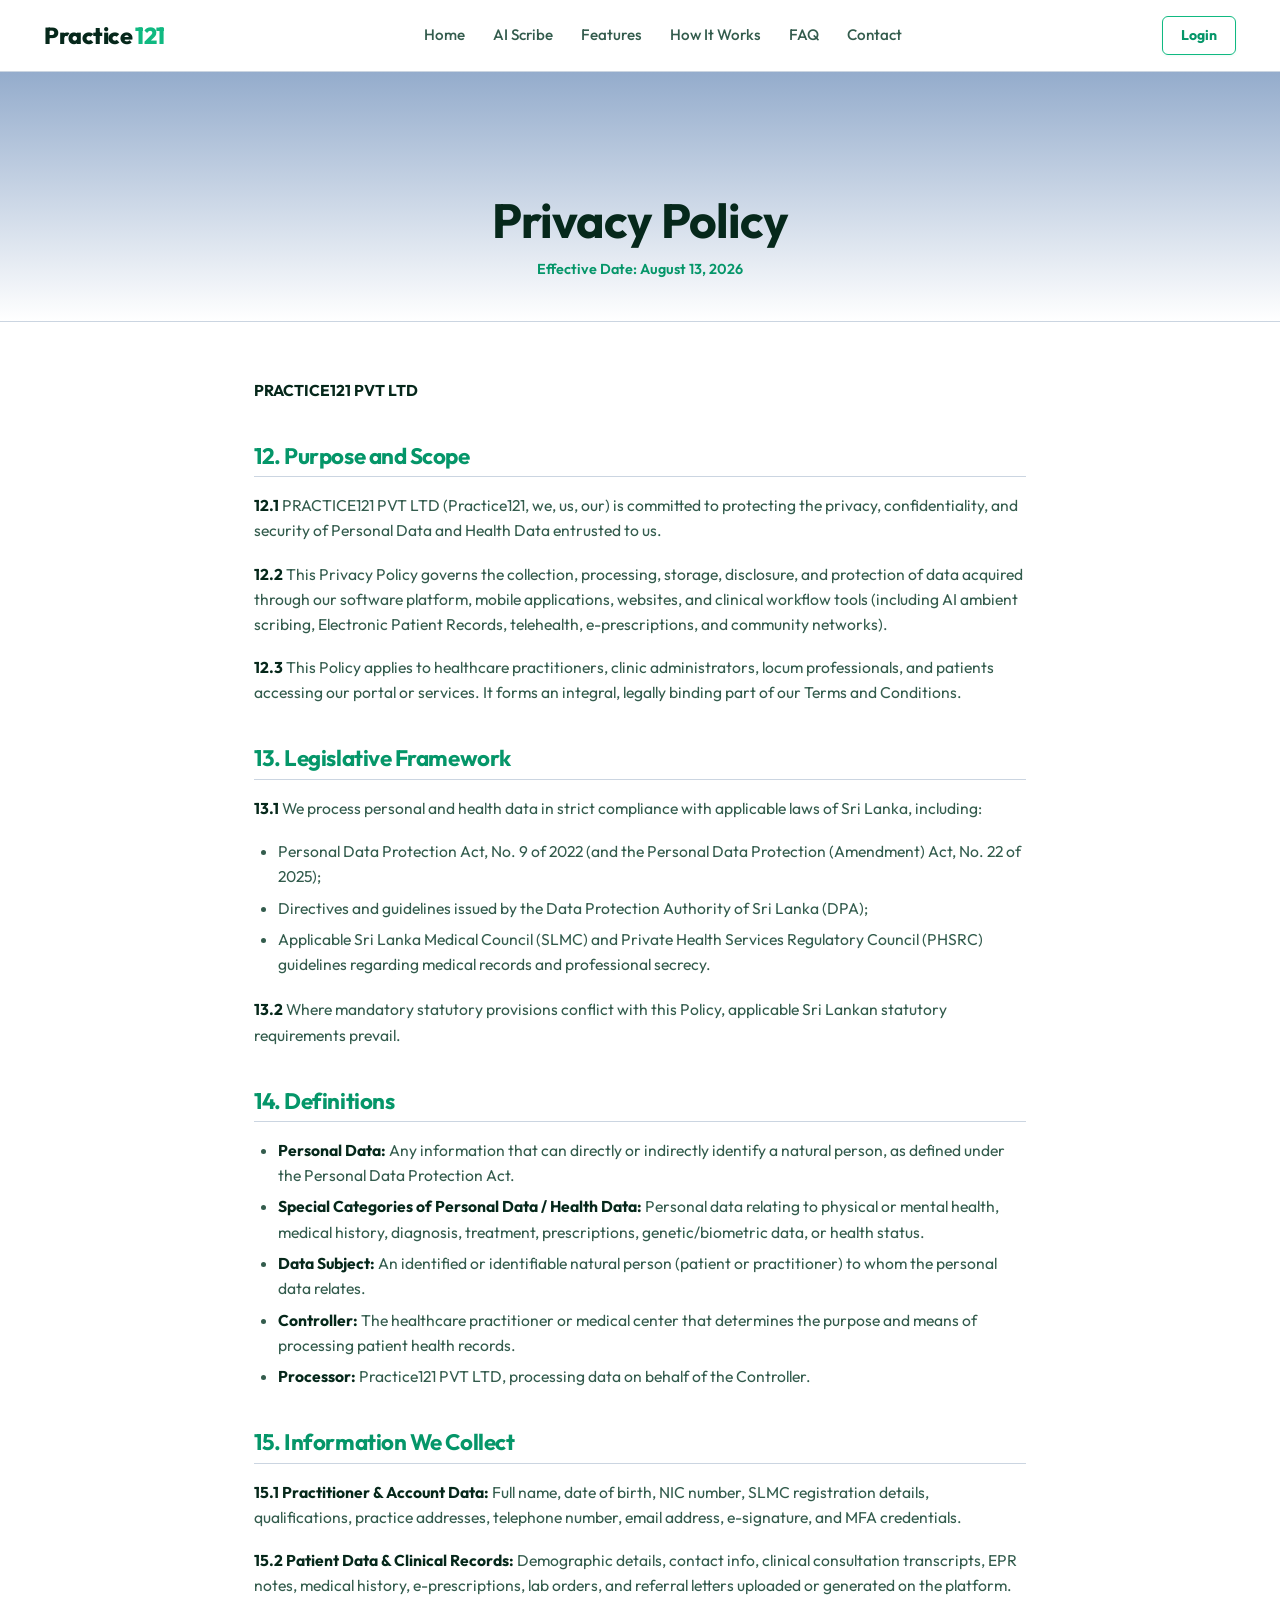
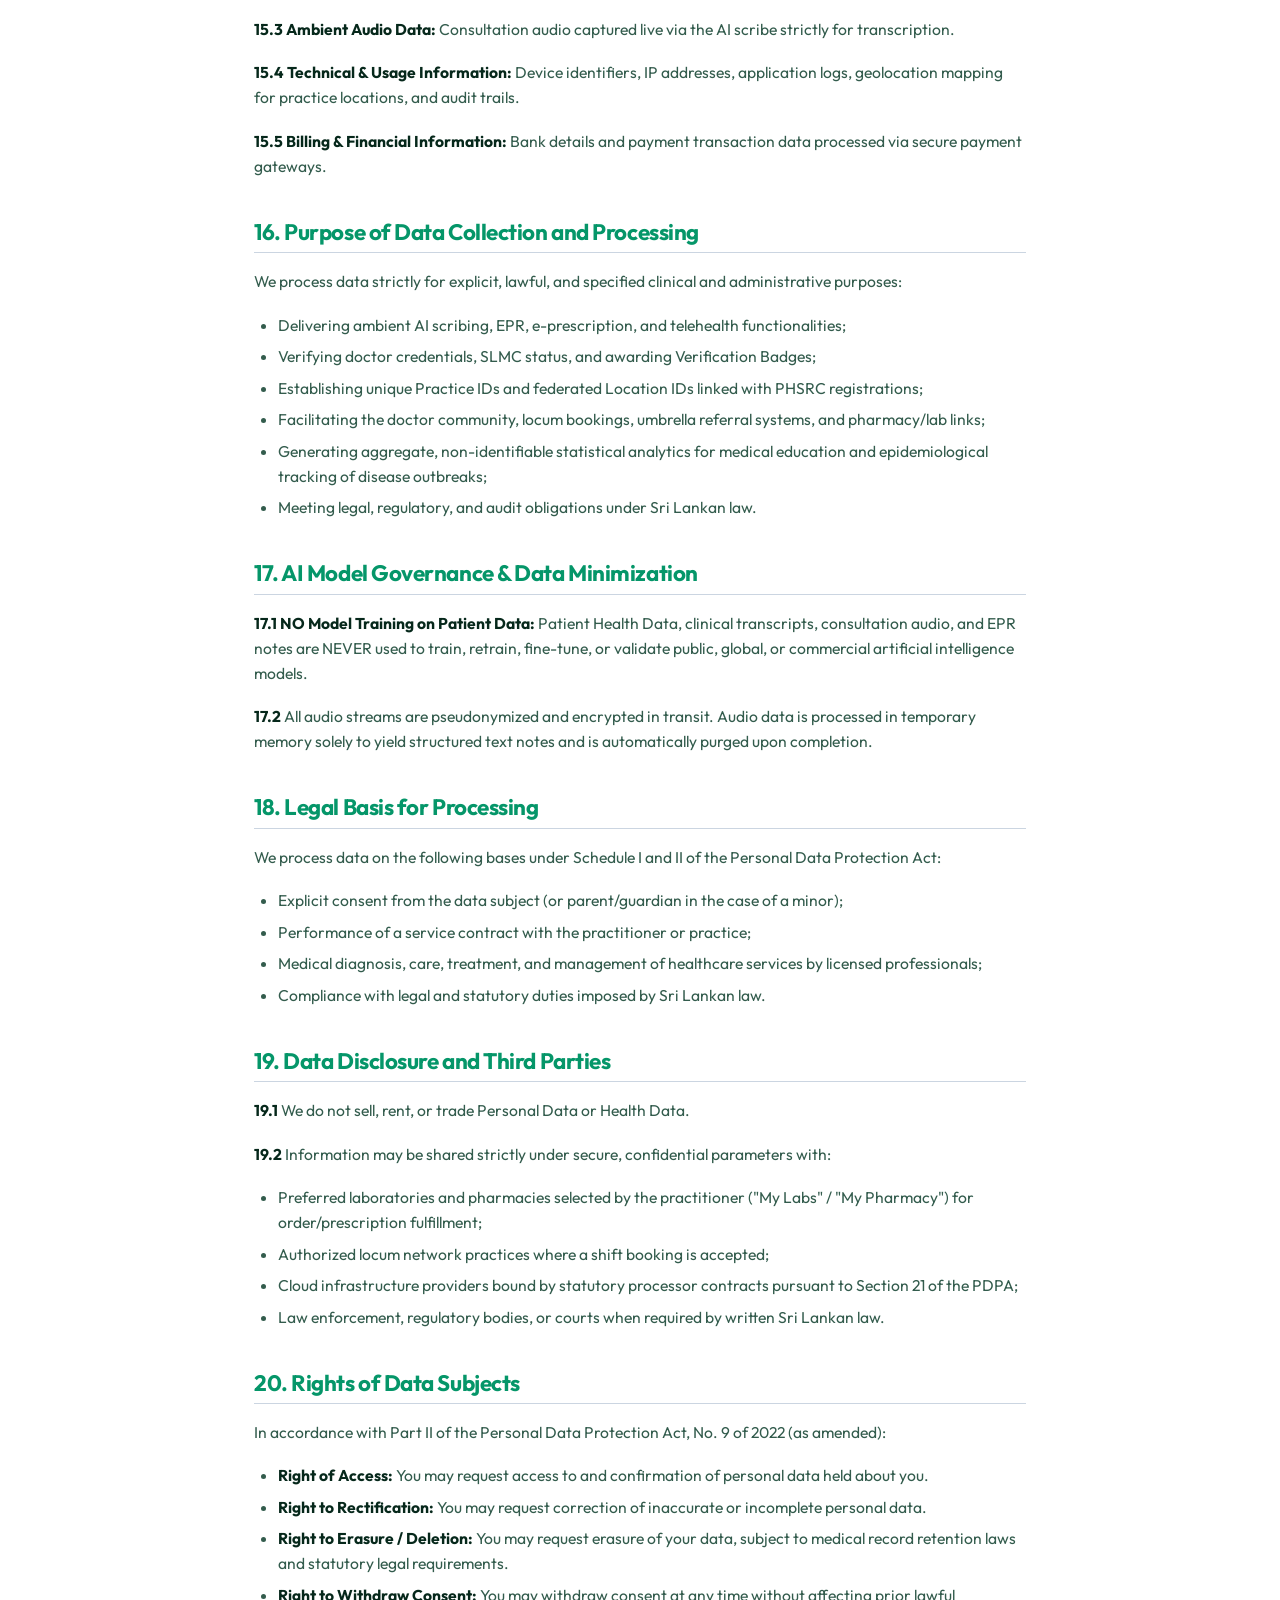
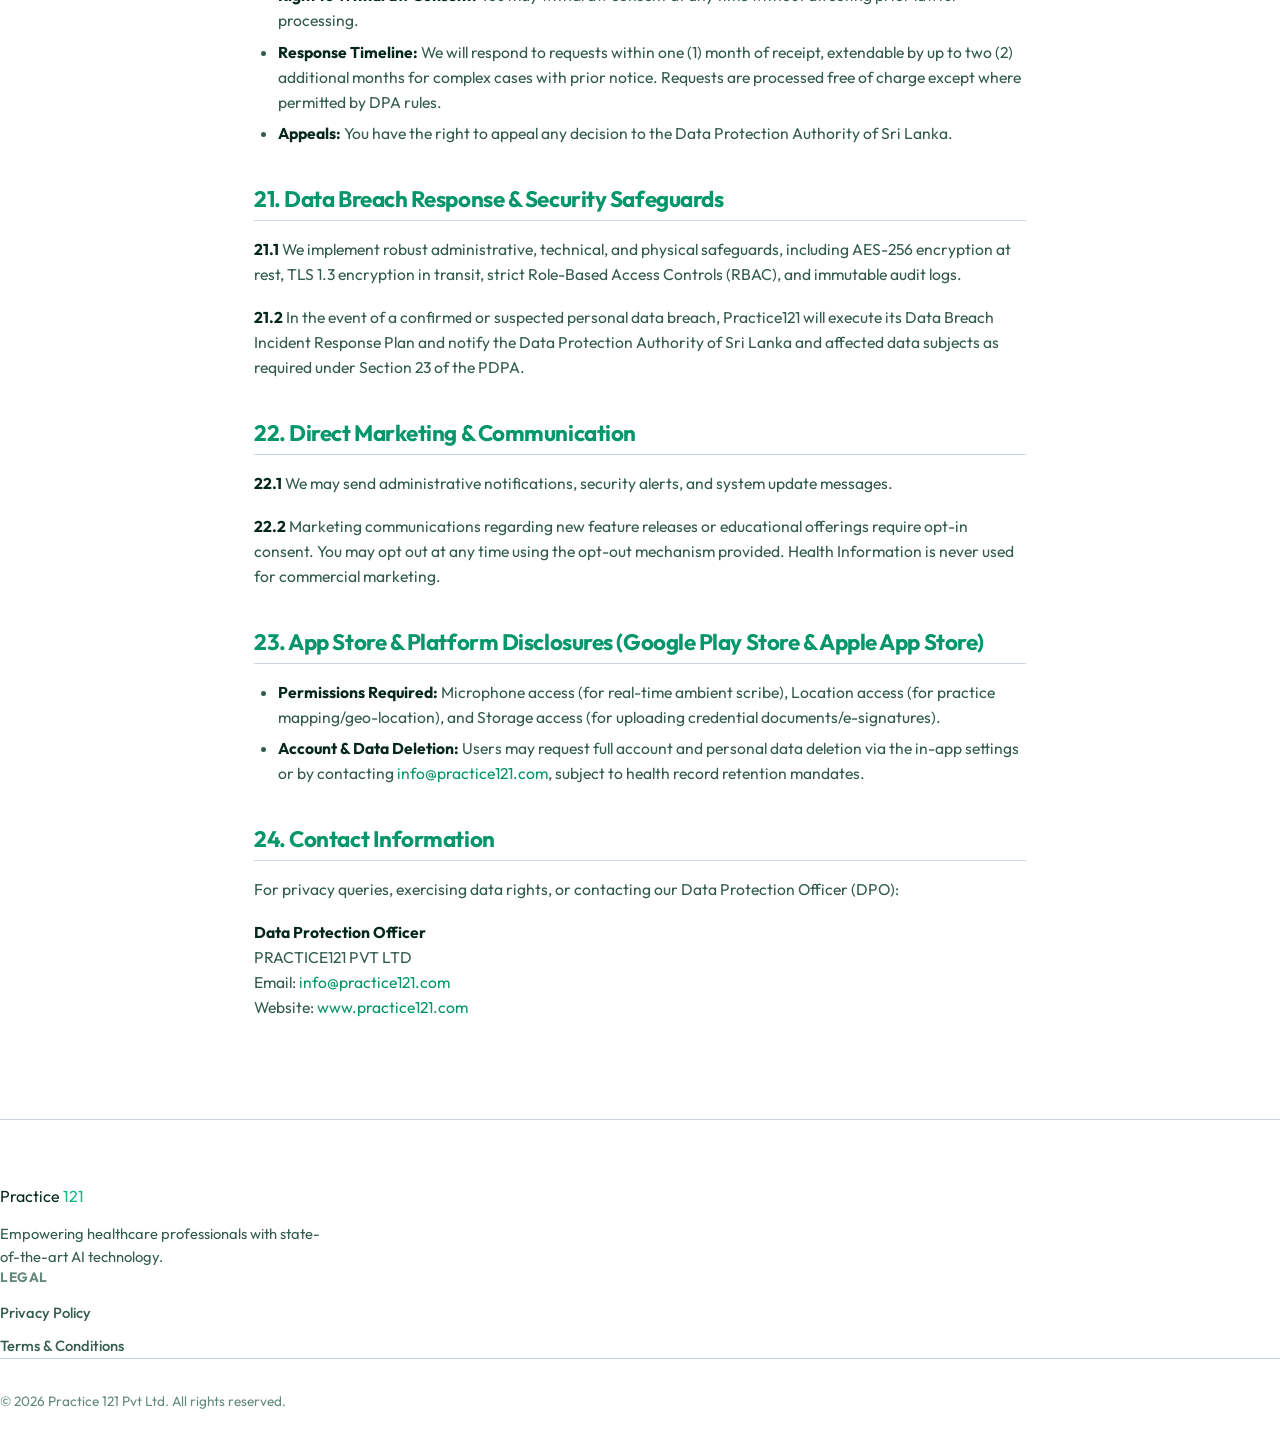
<file: privacy-policy.html>
<!DOCTYPE html>
<html lang="en">
<head>
  <meta charset="UTF-8">
  <meta name="viewport" content="width=device-width, initial-scale=1.0">
  <meta name="description" content="Privacy Policy for Practice 121 - How we collect, use, and protect your personal information.">
  <title>Privacy Policy | Practice 121</title>
  <link rel="preconnect" href="https://fonts.googleapis.com">
  <link rel="preconnect" href="https://fonts.gstatic.com" crossorigin>
  <link href="https://fonts.googleapis.com/css2?family=Outfit:wght@300;400;500;600;700&display=swap" rel="stylesheet">
  <link rel="stylesheet" href="css/styles.css">
</head>
<body >
  
  <!-- Ambient background elements -->
  <div class="blob blob-1"></div>
  <div class="blob blob-2"></div>
  
  <header class="site-header">
    <div class="header-inner">
      <div class="logo">
        <a href="index.html">Practice<span>121</span></a>
      </div>
      
      <nav class="site-nav" id="primary-navigation" aria-label="Main navigation">
        <a href="index.html" class="nav-link">Home</a>
        <a href="index.html#ai-scribe" class="nav-link">AI Scribe</a>
        <a href="index.html#features" class="nav-link">Features</a>
        <a href="index.html#how-it-works" class="nav-link">How It Works</a>
        <a href="index.html#faq" class="nav-link">FAQ</a>
        <a href="index.html#contact" class="nav-link">Contact</a>
      </nav>
      
      <div class="header-actions">
        <a href="/login" class="btn btn-outline btn-sm">Login</a>
      </div>
    </div>
  </header>
    <div class="page-header">
    <h1>Privacy Policy</h1>
    <p class="updated">Effective Date: August 13, 2026</p>
  </div>

  <main class="page-content">
    <p><strong>PRACTICE121 PVT LTD</strong></p>

    <h2>12. Purpose and Scope</h2>
    <p><strong>12.1</strong> PRACTICE121 PVT LTD (Practice121, we, us, our) is committed to protecting the privacy, confidentiality, and security of Personal Data and Health Data entrusted to us.</p>
    <p><strong>12.2</strong> This Privacy Policy governs the collection, processing, storage, disclosure, and protection of data acquired through our software platform, mobile applications, websites, and clinical workflow tools (including AI ambient scribing, Electronic Patient Records, telehealth, e-prescriptions, and community networks).</p>
    <p><strong>12.3</strong> This Policy applies to healthcare practitioners, clinic administrators, locum professionals, and patients accessing our portal or services. It forms an integral, legally binding part of our Terms and Conditions.</p>

    <h2>13. Legislative Framework</h2>
    <p><strong>13.1</strong> We process personal and health data in strict compliance with applicable laws of Sri Lanka, including:</p>
    <ul>
      <li>Personal Data Protection Act, No. 9 of 2022 (and the Personal Data Protection (Amendment) Act, No. 22 of 2025);</li>
      <li>Directives and guidelines issued by the Data Protection Authority of Sri Lanka (DPA);</li>
      <li>Applicable Sri Lanka Medical Council (SLMC) and Private Health Services Regulatory Council (PHSRC) guidelines regarding medical records and professional secrecy.</li>
    </ul>
    <p><strong>13.2</strong> Where mandatory statutory provisions conflict with this Policy, applicable Sri Lankan statutory requirements prevail.</p>

    <h2>14. Definitions</h2>
    <ul>
      <li><strong>Personal Data:</strong> Any information that can directly or indirectly identify a natural person, as defined under the Personal Data Protection Act.</li>
      <li><strong>Special Categories of Personal Data / Health Data:</strong> Personal data relating to physical or mental health, medical history, diagnosis, treatment, prescriptions, genetic/biometric data, or health status.</li>
      <li><strong>Data Subject:</strong> An identified or identifiable natural person (patient or practitioner) to whom the personal data relates.</li>
      <li><strong>Controller:</strong> The healthcare practitioner or medical center that determines the purpose and means of processing patient health records.</li>
      <li><strong>Processor:</strong> Practice121 PVT LTD, processing data on behalf of the Controller.</li>
    </ul>

    <h2>15. Information We Collect</h2>
    <p><strong>15.1 Practitioner &amp; Account Data:</strong> Full name, date of birth, NIC number, SLMC registration details, qualifications, practice addresses, telephone number, email address, e-signature, and MFA credentials.</p>
    <p><strong>15.2 Patient Data &amp; Clinical Records:</strong> Demographic details, contact info, clinical consultation transcripts, EPR notes, medical history, e-prescriptions, lab orders, and referral letters uploaded or generated on the platform.</p>
    <p><strong>15.3 Ambient Audio Data:</strong> Consultation audio captured live via the AI scribe strictly for transcription.</p>
    <p><strong>15.4 Technical &amp; Usage Information:</strong> Device identifiers, IP addresses, application logs, geolocation mapping for practice locations, and audit trails.</p>
    <p><strong>15.5 Billing &amp; Financial Information:</strong> Bank details and payment transaction data processed via secure payment gateways.</p>

    <h2>16. Purpose of Data Collection and Processing</h2>
    <p>We process data strictly for explicit, lawful, and specified clinical and administrative purposes:</p>
    <ul>
      <li>Delivering ambient AI scribing, EPR, e-prescription, and telehealth functionalities;</li>
      <li>Verifying doctor credentials, SLMC status, and awarding Verification Badges;</li>
      <li>Establishing unique Practice IDs and federated Location IDs linked with PHSRC registrations;</li>
      <li>Facilitating the doctor community, locum bookings, umbrella referral systems, and pharmacy/lab links;</li>
      <li>Generating aggregate, non-identifiable statistical analytics for medical education and epidemiological tracking of disease outbreaks;</li>
      <li>Meeting legal, regulatory, and audit obligations under Sri Lankan law.</li>
    </ul>

    <h2>17. AI Model Governance &amp; Data Minimization</h2>
    <p><strong>17.1 NO Model Training on Patient Data:</strong> Patient Health Data, clinical transcripts, consultation audio, and EPR notes are NEVER used to train, retrain, fine-tune, or validate public, global, or commercial artificial intelligence models.</p>
    <p><strong>17.2</strong> All audio streams are pseudonymized and encrypted in transit. Audio data is processed in temporary memory solely to yield structured text notes and is automatically purged upon completion.</p>

    <h2>18. Legal Basis for Processing</h2>
    <p>We process data on the following bases under Schedule I and II of the Personal Data Protection Act:</p>
    <ul>
      <li>Explicit consent from the data subject (or parent/guardian in the case of a minor);</li>
      <li>Performance of a service contract with the practitioner or practice;</li>
      <li>Medical diagnosis, care, treatment, and management of healthcare services by licensed professionals;</li>
      <li>Compliance with legal and statutory duties imposed by Sri Lankan law.</li>
    </ul>

    <h2>19. Data Disclosure and Third Parties</h2>
    <p><strong>19.1</strong> We do not sell, rent, or trade Personal Data or Health Data.</p>
    <p><strong>19.2</strong> Information may be shared strictly under secure, confidential parameters with:</p>
    <ul>
      <li>Preferred laboratories and pharmacies selected by the practitioner (&quot;My Labs&quot; / &quot;My Pharmacy&quot;) for order/prescription fulfillment;</li>
      <li>Authorized locum network practices where a shift booking is accepted;</li>
      <li>Cloud infrastructure providers bound by statutory processor contracts pursuant to Section 21 of the PDPA;</li>
      <li>Law enforcement, regulatory bodies, or courts when required by written Sri Lankan law.</li>
    </ul>

    <h2>20. Rights of Data Subjects</h2>
    <p>In accordance with Part II of the Personal Data Protection Act, No. 9 of 2022 (as amended):</p>
    <ul>
      <li><strong>Right of Access:</strong> You may request access to and confirmation of personal data held about you.</li>
      <li><strong>Right to Rectification:</strong> You may request correction of inaccurate or incomplete personal data.</li>
      <li><strong>Right to Erasure / Deletion:</strong> You may request erasure of your data, subject to medical record retention laws and statutory legal requirements.</li>
      <li><strong>Right to Withdraw Consent:</strong> You may withdraw consent at any time without affecting prior lawful processing.</li>
      <li><strong>Response Timeline:</strong> We will respond to requests within one (1) month of receipt, extendable by up to two (2) additional months for complex cases with prior notice. Requests are processed free of charge except where permitted by DPA rules.</li>
      <li><strong>Appeals:</strong> You have the right to appeal any decision to the Data Protection Authority of Sri Lanka.</li>
    </ul>

    <h2>21. Data Breach Response &amp; Security Safeguards</h2>
    <p><strong>21.1</strong> We implement robust administrative, technical, and physical safeguards, including AES-256 encryption at rest, TLS 1.3 encryption in transit, strict Role-Based Access Controls (RBAC), and immutable audit logs.</p>
    <p><strong>21.2</strong> In the event of a confirmed or suspected personal data breach, Practice121 will execute its Data Breach Incident Response Plan and notify the Data Protection Authority of Sri Lanka and affected data subjects as required under Section 23 of the PDPA.</p>

    <h2>22. Direct Marketing &amp; Communication</h2>
    <p><strong>22.1</strong> We may send administrative notifications, security alerts, and system update messages.</p>
    <p><strong>22.2</strong> Marketing communications regarding new feature releases or educational offerings require opt-in consent. You may opt out at any time using the opt-out mechanism provided. Health Information is never used for commercial marketing.</p>

    <h2>23. App Store &amp; Platform Disclosures (Google Play Store &amp; Apple App Store)</h2>
    <ul>
      <li><strong>Permissions Required:</strong> Microphone access (for real-time ambient scribe), Location access (for practice mapping/geo-location), and Storage access (for uploading credential documents/e-signatures).</li>
      <li><strong>Account &amp; Data Deletion:</strong> Users may request full account and personal data deletion via the in-app settings or by contacting <a href="mailto:info@practice121.com">info@practice121.com</a>, subject to health record retention mandates.</li>
    </ul>

    <h2>24. Contact Information</h2>
    <p>For privacy queries, exercising data rights, or contacting our Data Protection Officer (DPO):</p>
    <p>
      <strong>Data Protection Officer</strong><br>
      PRACTICE121 PVT LTD<br>
      Email: <a href="mailto:info@practice121.com">info@practice121.com</a><br>
      Website: <a href="https://www.practice121.com">www.practice121.com</a>
    </p>
  </main>

  <footer class="site-footer glass">
    <div class="footer-content">
      <div class="footer-brand">
        <div class="logo">Practice <span>121</span></div>
        <p>Empowering healthcare professionals with state-of-the-art AI technology.</p>
      </div>
      
      <div class="footer-links">
        <h4>Legal</h4>
        <nav aria-label="Footer navigation">
          <a href="privacy-policy.html">Privacy Policy</a>
          <a href="terms-and-conditions.html">Terms &amp; Conditions</a>
        </nav>
      </div>
    </div>
    
    <div class="footer-bottom">
      <p>&copy; 2026 Practice 121 Pvt Ltd. All rights reserved.</p>
    </div>
  </footer>

  <script>
    // Mobile navigation toggle
    const navToggle = document.querySelector('.mobile-nav-toggle');
    const nav = document.querySelector('.site-nav');
    
    if(navToggle) {
      navToggle.addEventListener('click', () => {
        const isExpanded = navToggle.getAttribute('aria-expanded') === 'true';
        navToggle.setAttribute('aria-expanded', !isExpanded);
        navToggle.classList.toggle('active');
        nav.classList.toggle('open');
      });
    }
  </script>
</body>
</html>
</file>
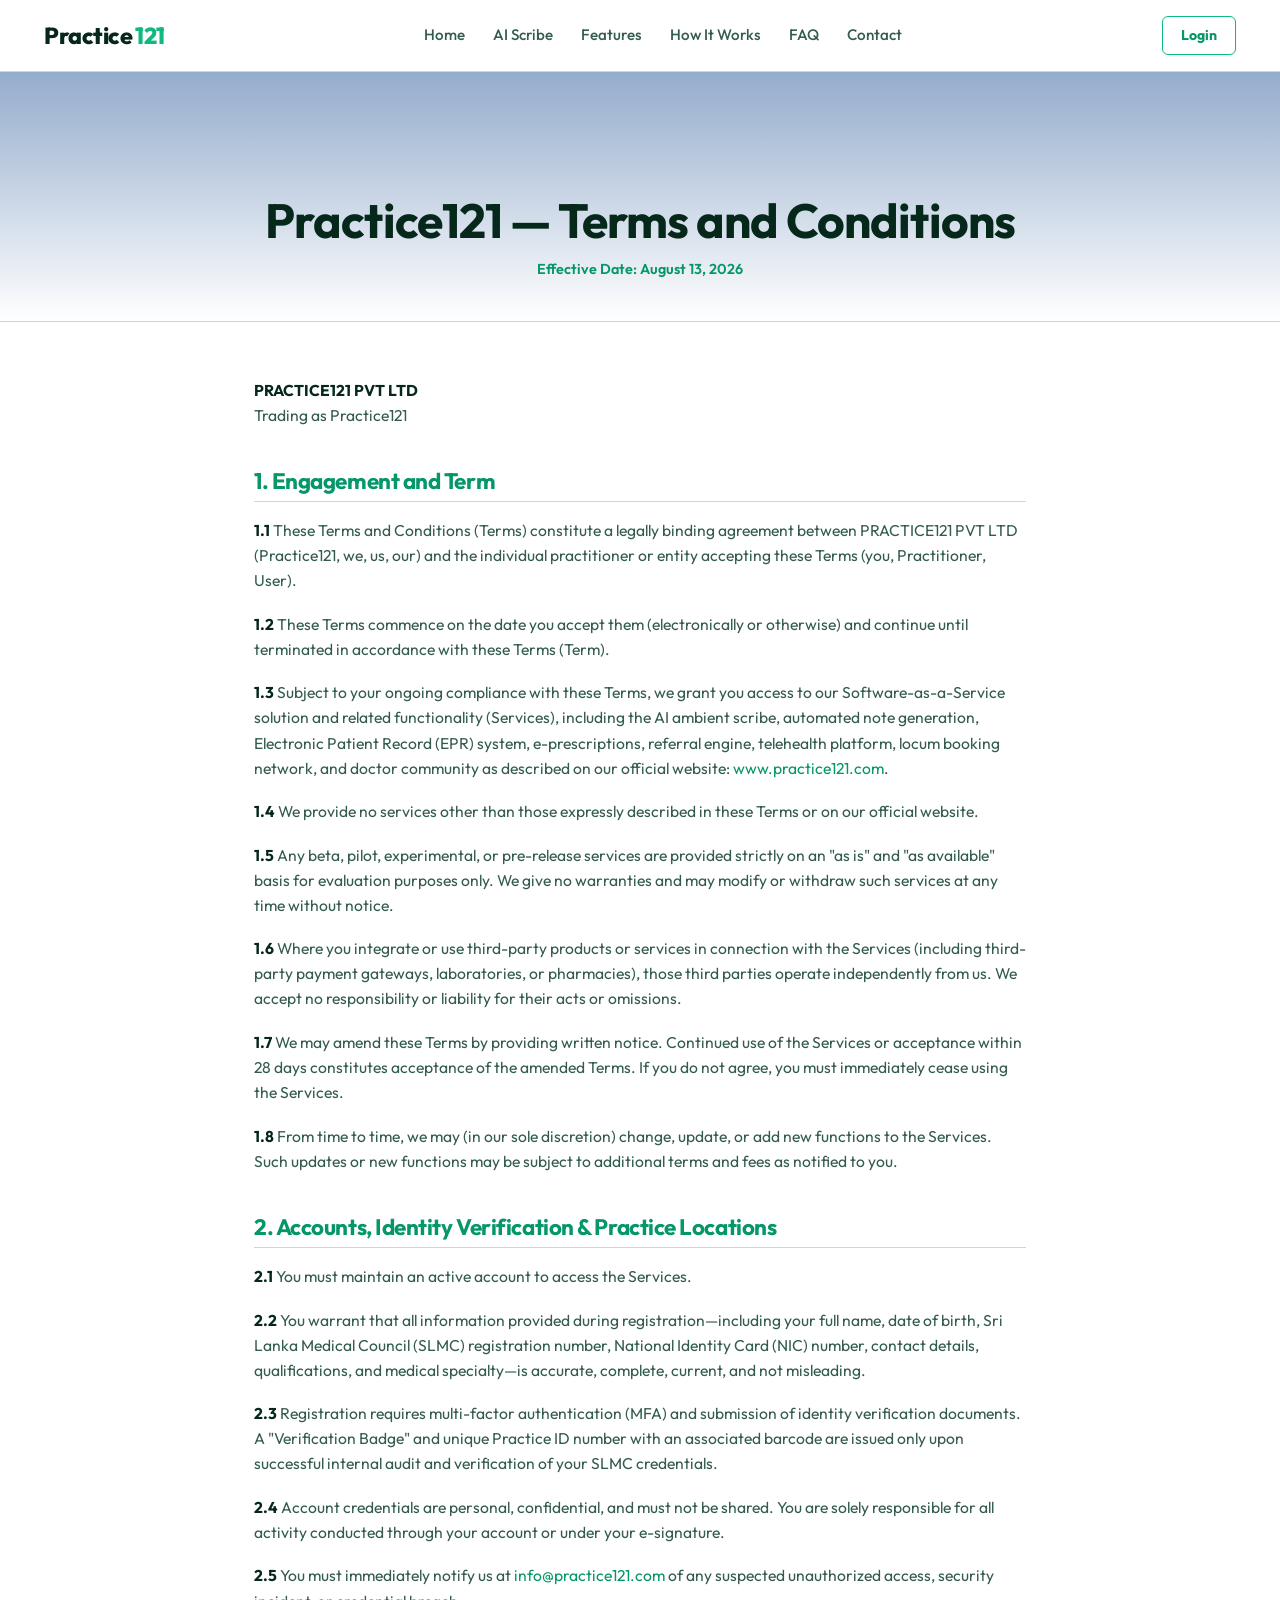
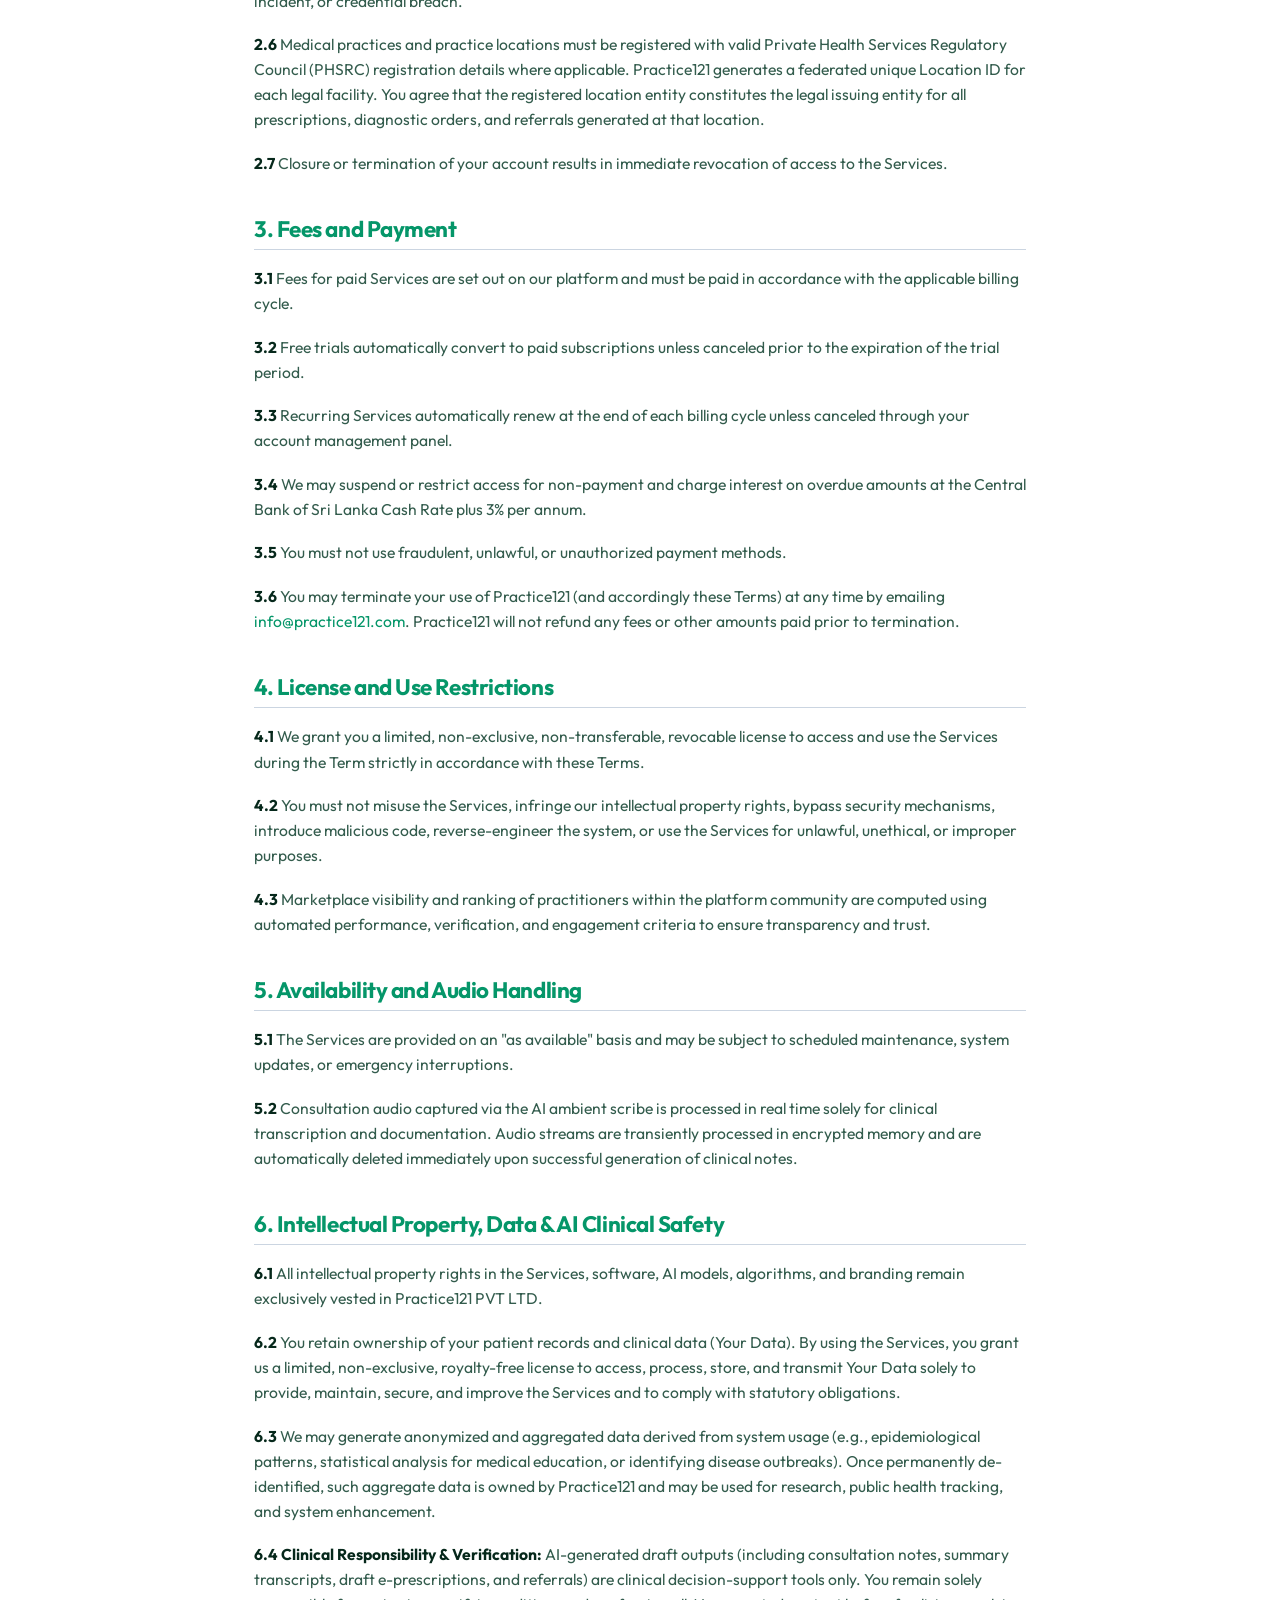
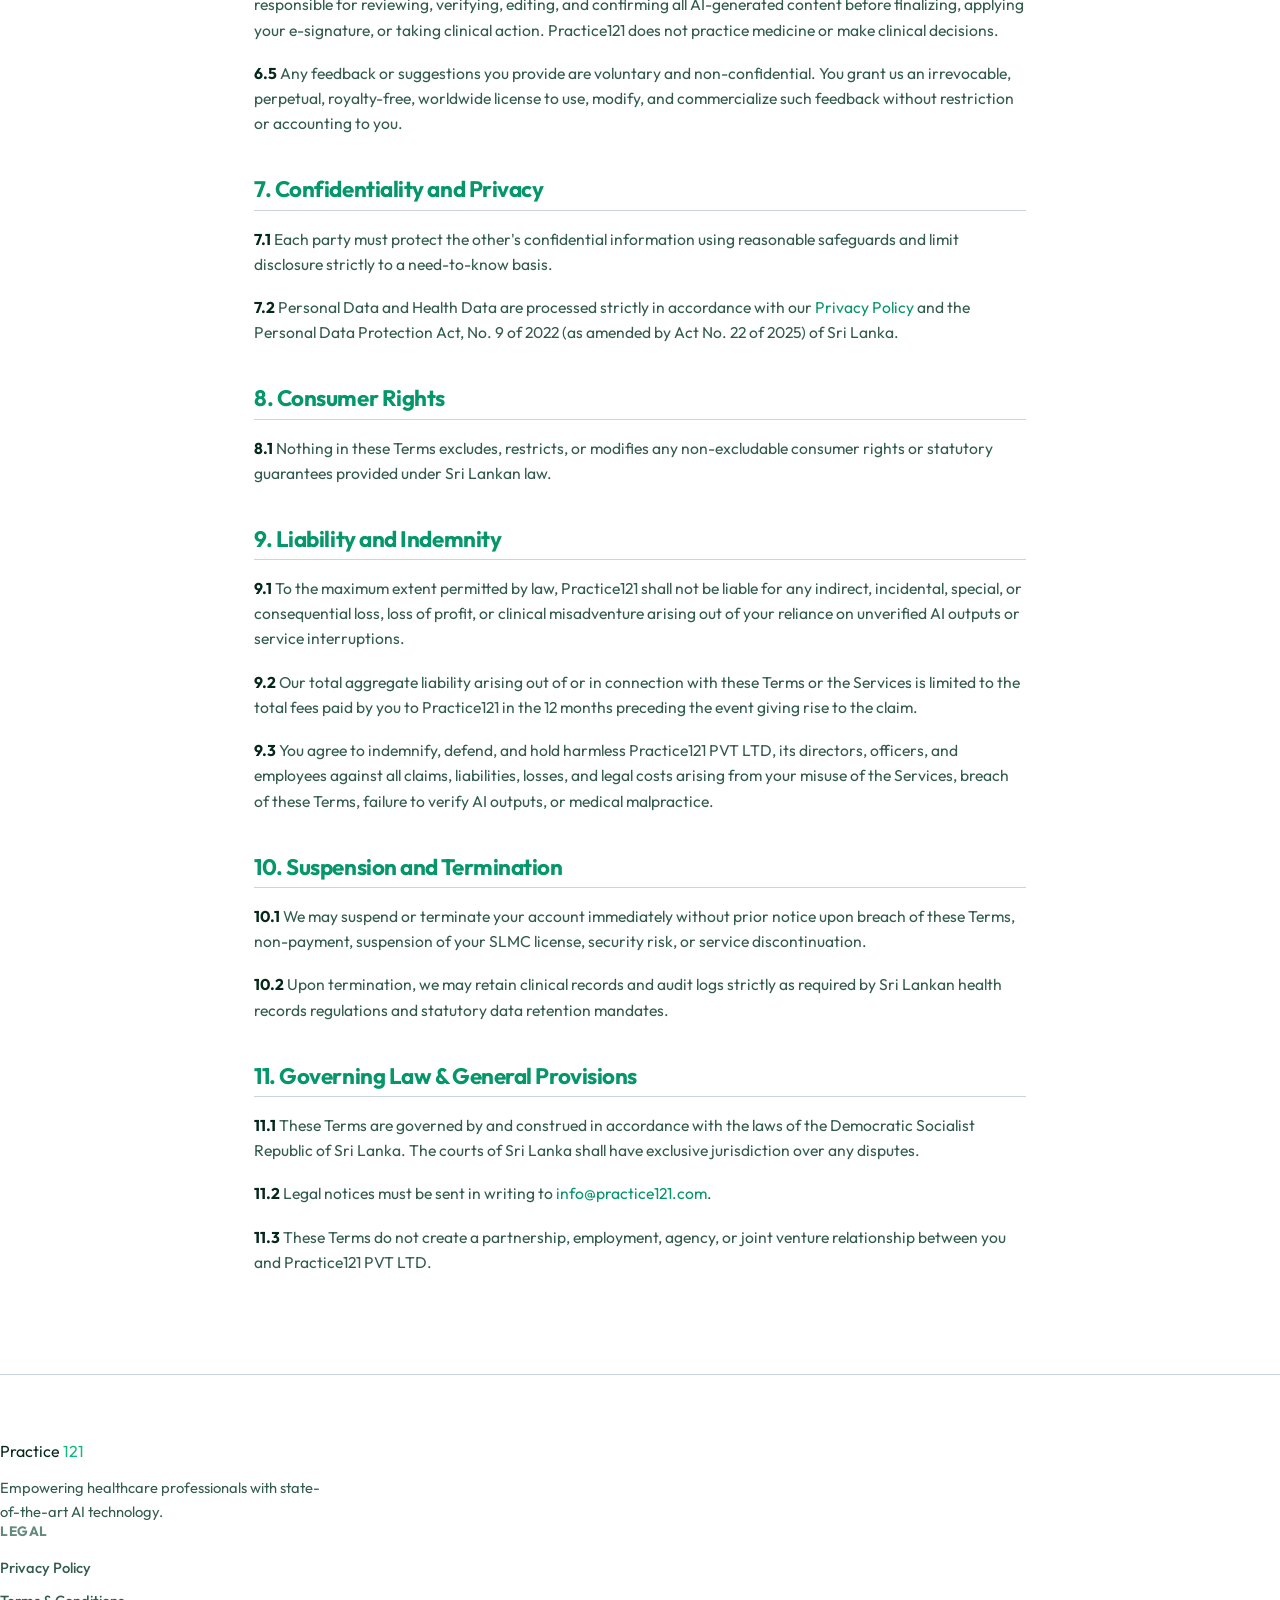
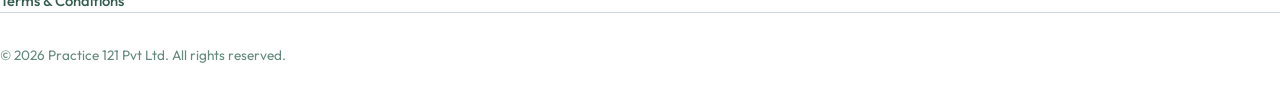
<file: terms-and-conditions.html>
<!DOCTYPE html>
<html lang="en">
<head>
  <meta charset="UTF-8">
  <meta name="viewport" content="width=device-width, initial-scale=1.0">
  <meta name="description" content="Terms and Conditions for Practice121 PVT LTD - Rules and guidelines for using our platform and services.">
  <title>Terms &amp; Conditions | Practice121</title>
  <link rel="preconnect" href="https://fonts.googleapis.com">
  <link rel="preconnect" href="https://fonts.gstatic.com" crossorigin>
  <link href="https://fonts.googleapis.com/css2?family=Outfit:wght@300;400;500;600;700&display=swap" rel="stylesheet">
  <link rel="stylesheet" href="css/styles.css">
</head>
<body >
  
  <!-- Ambient background elements -->
  <div class="blob blob-1"></div>
  <div class="blob blob-2"></div>
  
  <header class="site-header">
    <div class="header-inner">
      <div class="logo">
        <a href="index.html">Practice<span>121</span></a>
      </div>
      
      <nav class="site-nav" id="primary-navigation" aria-label="Main navigation">
        <a href="index.html" class="nav-link">Home</a>
        <a href="index.html#ai-scribe" class="nav-link">AI Scribe</a>
        <a href="index.html#features" class="nav-link">Features</a>
        <a href="index.html#how-it-works" class="nav-link">How It Works</a>
        <a href="index.html#faq" class="nav-link">FAQ</a>
        <a href="index.html#contact" class="nav-link">Contact</a>
      </nav>
      
      <div class="header-actions">
        <a href="/login" class="btn btn-outline btn-sm">Login</a>
      </div>
    </div>
  </header>
    <div class="page-header">
    <h1>Practice121 — Terms and Conditions</h1>
    <p class="updated">Effective Date: August 13, 2026</p>
  </div>

  <main class="page-content">
    <p>
      <strong>PRACTICE121 PVT LTD</strong><br>
      Trading as Practice121
    </p>

    <h2>1. Engagement and Term</h2>
    <p><strong>1.1</strong> These Terms and Conditions (Terms) constitute a legally binding agreement between PRACTICE121 PVT LTD (Practice121, we, us, our) and the individual practitioner or entity accepting these Terms (you, Practitioner, User).</p>
    <p><strong>1.2</strong> These Terms commence on the date you accept them (electronically or otherwise) and continue until terminated in accordance with these Terms (Term).</p>
    <p><strong>1.3</strong> Subject to your ongoing compliance with these Terms, we grant you access to our Software-as-a-Service solution and related functionality (Services), including the AI ambient scribe, automated note generation, Electronic Patient Record (EPR) system, e-prescriptions, referral engine, telehealth platform, locum booking network, and doctor community as described on our official website: <a href="https://www.practice121.com">www.practice121.com</a>.</p>
    <p><strong>1.4</strong> We provide no services other than those expressly described in these Terms or on our official website.</p>
    <p><strong>1.5</strong> Any beta, pilot, experimental, or pre-release services are provided strictly on an "as is" and "as available" basis for evaluation purposes only. We give no warranties and may modify or withdraw such services at any time without notice.</p>
    <p><strong>1.6</strong> Where you integrate or use third-party products or services in connection with the Services (including third-party payment gateways, laboratories, or pharmacies), those third parties operate independently from us. We accept no responsibility or liability for their acts or omissions.</p>
    <p><strong>1.7</strong> We may amend these Terms by providing written notice. Continued use of the Services or acceptance within 28 days constitutes acceptance of the amended Terms. If you do not agree, you must immediately cease using the Services.</p>
    <p><strong>1.8</strong> From time to time, we may (in our sole discretion) change, update, or add new functions to the Services. Such updates or new functions may be subject to additional terms and fees as notified to you.</p>

    <h2>2. Accounts, Identity Verification &amp; Practice Locations</h2>
    <p><strong>2.1</strong> You must maintain an active account to access the Services.</p>
    <p><strong>2.2</strong> You warrant that all information provided during registration—including your full name, date of birth, Sri Lanka Medical Council (SLMC) registration number, National Identity Card (NIC) number, contact details, qualifications, and medical specialty—is accurate, complete, current, and not misleading.</p>
    <p><strong>2.3</strong> Registration requires multi-factor authentication (MFA) and submission of identity verification documents. A "Verification Badge" and unique Practice ID number with an associated barcode are issued only upon successful internal audit and verification of your SLMC credentials.</p>
    <p><strong>2.4</strong> Account credentials are personal, confidential, and must not be shared. You are solely responsible for all activity conducted through your account or under your e-signature.</p>
    <p><strong>2.5</strong> You must immediately notify us at <a href="mailto:info@practice121.com">info@practice121.com</a> of any suspected unauthorized access, security incident, or credential breach.</p>
    <p><strong>2.6</strong> Medical practices and practice locations must be registered with valid Private Health Services Regulatory Council (PHSRC) registration details where applicable. Practice121 generates a federated unique Location ID for each legal facility. You agree that the registered location entity constitutes the legal issuing entity for all prescriptions, diagnostic orders, and referrals generated at that location.</p>
    <p><strong>2.7</strong> Closure or termination of your account results in immediate revocation of access to the Services.</p>

    <h2>3. Fees and Payment</h2>
    <p><strong>3.1</strong> Fees for paid Services are set out on our platform and must be paid in accordance with the applicable billing cycle.</p>
    <p><strong>3.2</strong> Free trials automatically convert to paid subscriptions unless canceled prior to the expiration of the trial period.</p>
    <p><strong>3.3</strong> Recurring Services automatically renew at the end of each billing cycle unless canceled through your account management panel.</p>
    <p><strong>3.4</strong> We may suspend or restrict access for non-payment and charge interest on overdue amounts at the Central Bank of Sri Lanka Cash Rate plus 3% per annum.</p>
    <p><strong>3.5</strong> You must not use fraudulent, unlawful, or unauthorized payment methods.</p>
    <p><strong>3.6</strong> You may terminate your use of Practice121 (and accordingly these Terms) at any time by emailing <a href="mailto:info@practice121.com">info@practice121.com</a>. Practice121 will not refund any fees or other amounts paid prior to termination.</p>

    <h2>4. License and Use Restrictions</h2>
    <p><strong>4.1</strong> We grant you a limited, non-exclusive, non-transferable, revocable license to access and use the Services during the Term strictly in accordance with these Terms.</p>
    <p><strong>4.2</strong> You must not misuse the Services, infringe our intellectual property rights, bypass security mechanisms, introduce malicious code, reverse-engineer the system, or use the Services for unlawful, unethical, or improper purposes.</p>
    <p><strong>4.3</strong> Marketplace visibility and ranking of practitioners within the platform community are computed using automated performance, verification, and engagement criteria to ensure transparency and trust.</p>

    <h2>5. Availability and Audio Handling</h2>
    <p><strong>5.1</strong> The Services are provided on an "as available" basis and may be subject to scheduled maintenance, system updates, or emergency interruptions.</p>
    <p><strong>5.2</strong> Consultation audio captured via the AI ambient scribe is processed in real time solely for clinical transcription and documentation. Audio streams are transiently processed in encrypted memory and are automatically deleted immediately upon successful generation of clinical notes.</p>

    <h2>6. Intellectual Property, Data &amp; AI Clinical Safety</h2>
    <p><strong>6.1</strong> All intellectual property rights in the Services, software, AI models, algorithms, and branding remain exclusively vested in Practice121 PVT LTD.</p>
    <p><strong>6.2</strong> You retain ownership of your patient records and clinical data (Your Data). By using the Services, you grant us a limited, non-exclusive, royalty-free license to access, process, store, and transmit Your Data solely to provide, maintain, secure, and improve the Services and to comply with statutory obligations.</p>
    <p><strong>6.3</strong> We may generate anonymized and aggregated data derived from system usage (e.g., epidemiological patterns, statistical analysis for medical education, or identifying disease outbreaks). Once permanently de-identified, such aggregate data is owned by Practice121 and may be used for research, public health tracking, and system enhancement.</p>
    <p><strong>6.4 Clinical Responsibility &amp; Verification:</strong> AI-generated draft outputs (including consultation notes, summary transcripts, draft e-prescriptions, and referrals) are clinical decision-support tools only. You remain solely responsible for reviewing, verifying, editing, and confirming all AI-generated content before finalizing, applying your e-signature, or taking clinical action. Practice121 does not practice medicine or make clinical decisions.</p>
    <p><strong>6.5</strong> Any feedback or suggestions you provide are voluntary and non-confidential. You grant us an irrevocable, perpetual, royalty-free, worldwide license to use, modify, and commercialize such feedback without restriction or accounting to you.</p>

    <h2>7. Confidentiality and Privacy</h2>
    <p><strong>7.1</strong> Each party must protect the other's confidential information using reasonable safeguards and limit disclosure strictly to a need-to-know basis.</p>
    <p><strong>7.2</strong> Personal Data and Health Data are processed strictly in accordance with our <a href="privacy-policy.html">Privacy Policy</a> and the Personal Data Protection Act, No. 9 of 2022 (as amended by Act No. 22 of 2025) of Sri Lanka.</p>

    <h2>8. Consumer Rights</h2>
    <p><strong>8.1</strong> Nothing in these Terms excludes, restricts, or modifies any non-excludable consumer rights or statutory guarantees provided under Sri Lankan law.</p>

    <h2>9. Liability and Indemnity</h2>
    <p><strong>9.1</strong> To the maximum extent permitted by law, Practice121 shall not be liable for any indirect, incidental, special, or consequential loss, loss of profit, or clinical misadventure arising out of your reliance on unverified AI outputs or service interruptions.</p>
    <p><strong>9.2</strong> Our total aggregate liability arising out of or in connection with these Terms or the Services is limited to the total fees paid by you to Practice121 in the 12 months preceding the event giving rise to the claim.</p>
    <p><strong>9.3</strong> You agree to indemnify, defend, and hold harmless Practice121 PVT LTD, its directors, officers, and employees against all claims, liabilities, losses, and legal costs arising from your misuse of the Services, breach of these Terms, failure to verify AI outputs, or medical malpractice.</p>

    <h2>10. Suspension and Termination</h2>
    <p><strong>10.1</strong> We may suspend or terminate your account immediately without prior notice upon breach of these Terms, non-payment, suspension of your SLMC license, security risk, or service discontinuation.</p>
    <p><strong>10.2</strong> Upon termination, we may retain clinical records and audit logs strictly as required by Sri Lankan health records regulations and statutory data retention mandates.</p>

    <h2>11. Governing Law &amp; General Provisions</h2>
    <p><strong>11.1</strong> These Terms are governed by and construed in accordance with the laws of the Democratic Socialist Republic of Sri Lanka. The courts of Sri Lanka shall have exclusive jurisdiction over any disputes.</p>
    <p><strong>11.2</strong> Legal notices must be sent in writing to <a href="mailto:info@practice121.com">info@practice121.com</a>.</p>
    <p><strong>11.3</strong> These Terms do not create a partnership, employment, agency, or joint venture relationship between you and Practice121 PVT LTD.</p>
  </main>

  <footer class="site-footer glass">
    <div class="footer-content">
      <div class="footer-brand">
        <div class="logo">Practice <span>121</span></div>
        <p>Empowering healthcare professionals with state-of-the-art AI technology.</p>
      </div>
      
      <div class="footer-links">
        <h4>Legal</h4>
        <nav aria-label="Footer navigation">
          <a href="privacy-policy.html">Privacy Policy</a>
          <a href="terms-and-conditions.html">Terms &amp; Conditions</a>
        </nav>
      </div>
    </div>
    
    <div class="footer-bottom">
      <p>&copy; 2026 Practice 121 Pvt Ltd. All rights reserved.</p>
    </div>
  </footer>

  <script>
    // Mobile navigation toggle
    const navToggle = document.querySelector('.mobile-nav-toggle');
    const nav = document.querySelector('.site-nav');
    
    if(navToggle) {
      navToggle.addEventListener('click', () => {
        const isExpanded = navToggle.getAttribute('aria-expanded') === 'true';
        navToggle.setAttribute('aria-expanded', !isExpanded);
        navToggle.classList.toggle('active');
        nav.classList.toggle('open');
      });
    }
  </script>
</body>
</html>
</file>
<file: css/styles.css>
/* ============================================================
   Practice 121 - Clean Healthcare Emerald Theme
   Primary: #10B981 (Emerald Green), Dark: #059669, Accent: #D1FAE5
   ============================================================ */

/* ---- Google Fonts ---- */
@import url('https://fonts.googleapis.com/css2?family=Outfit:wght@300;400;500;600;700;800&display=swap');

/* ---- Design Tokens ---- */
:root {
  --primary:        #10B981;
  --primary-dark:   #059669;
  --primary-deep:   #064E3B;
  --primary-light:  #34D399;
  --primary-xlight: #D1FAE5;
  --primary-bg:     #94ACCC;

  --accent-amber:   #D97706;
  --accent-amber-bg:#FEF3C7;
  --accent-blue:    #2563EB;
  --accent-blue-bg: #EFF6FF;

  --text-primary:   #06281B;
  --text-secondary: #335C4D;
  --text-muted:     #648A7C;

  --surface:        #FFFFFF;
  --surface-alt:    #CED7E2;
  --surface-subtle: #EAEEF2;
  --border:         #CBD5E1;
  --border-subtle:  #E2E8F0;
  --border-strong:  #94A3B8;
  --border-primary: rgba(16, 185, 129, 0.22);

  --shadow-xs:   0 1px 2px rgba(0, 0, 0, 0.04);
  --shadow-sm:   0 2px 6px rgba(0, 0, 0, 0.05);
  --shadow-md:   0 8px 24px -2px rgba(16, 185, 129, 0.1), 0 2px 6px -1px rgba(0, 0, 0, 0.04);
  --shadow-lg:   0 16px 36px -4px rgba(16, 185, 129, 0.18), 0 6px 12px -2px rgba(0, 0, 0, 0.05);

  --radius-xs:   6px;
  --radius-sm:   10px;
  --radius-md:   14px;
  --radius-lg:   20px;
  --radius-xl:   26px;
  --radius-full: 9999px;

  --header-h:    72px;
  --max-w:       1240px;
  --transition:  all 0.24s cubic-bezier(0.16, 1, 0.3, 1);
}

/* ---- Reset ---- */
*, *::before, *::after { box-sizing: border-box; margin: 0; padding: 0; }
html { scroll-behavior: smooth; }

body {
  font-family: 'Outfit', -apple-system, BlinkMacSystemFont, 'Segoe UI', Roboto, sans-serif;
  background: var(--surface);
  color: var(--text-primary);
  line-height: 1.6;
  overflow-x: hidden;
  -webkit-font-smoothing: antialiased;
}

/* ---- Utility ---- */
.sr-only {
  position: absolute; width: 1px; height: 1px;
  overflow: hidden; clip: rect(0,0,0,0); white-space: nowrap;
}

.container {
  width: 100%;
  max-width: var(--max-w);
  margin: 0 auto;
  padding: 0 1.5rem;
}

/* ---- Typography ---- */
h1, h2, h3, h4 {
  font-weight: 700;
  line-height: 1.2;
  letter-spacing: -0.02em;
  color: var(--text-primary);
}
a { color: var(--primary-dark); text-decoration: none; transition: var(--transition); }
a:hover { color: var(--primary); }

/* ============================================================
   Buttons (Emerald Green #10B981 to #059669 with Vibrant Glow)
   ============================================================ */
.btn {
  display: inline-flex;
  align-items: center;
  justify-content: center;
  gap: 0.55rem;
  padding: 0.72rem 1.5rem;
  border-radius: var(--radius-sm);
  font-family: 'Outfit', sans-serif;
  font-size: 0.96rem;
  font-weight: 700;
  cursor: pointer;
  transition: all 0.22s cubic-bezier(0.4, 0, 0.2, 1);
  border: 1.5px solid transparent;
  white-space: nowrap;
  text-decoration: none;
  letter-spacing: -0.1px;
}

/* Primary Button */
.btn-primary {
  background: linear-gradient(135deg, #10B981 0%, #059669 100%);
  color: #FFFFFF;
  box-shadow: 0 4px 14px rgba(16, 185, 129, 0.35);
  border-color: transparent;
}
.btn-primary:hover {
  background: linear-gradient(135deg, #059669 0%, #047857 100%);
  color: #FFFFFF;
  box-shadow: 0 8px 22px rgba(16, 185, 129, 0.48);
  transform: translateY(-2px);
}
.btn-primary:active {
  transform: translateY(0);
  box-shadow: 0 2px 8px rgba(16, 185, 129, 0.3);
}

/* Outline Button */
.btn-outline {
  background: transparent;
  color: var(--primary-dark);
  border: 1.5px solid var(--primary);
  box-shadow: 0 1px 3px rgba(16, 185, 129, 0.08);
}
.btn-outline:hover {
  background: var(--primary-xlight);
  color: var(--primary-deep);
  border-color: var(--primary-dark);
  box-shadow: 0 4px 12px rgba(16, 185, 129, 0.2);
  transform: translateY(-1px);
}
.btn-outline:active {
  transform: translateY(0);
}

/* Light Button (For CTA banner) */
.btn-light {
  background: #FFFFFF;
  color: var(--primary-dark);
  border: 1.5px solid rgba(255, 255, 255, 0.95);
  box-shadow: 0 4px 16px rgba(0, 0, 0, 0.12);
}
.btn-light:hover {
  background: var(--primary-xlight);
  color: var(--primary-deep);
  transform: translateY(-2px);
  box-shadow: 0 8px 24px rgba(0, 0, 0, 0.18);
}
.btn-light:active {
  transform: translateY(0);
}

.btn-sm { padding: 0.48rem 1.15rem; font-size: 0.88rem; border-radius: var(--radius-xs); }
.btn-lg { padding: 0.88rem 1.95rem; font-size: 1.05rem; border-radius: var(--radius-md); }

/* ---- Header ---- */
.site-header {
  position: sticky;
  top: 0;
  left: 0;
  right: 0;
  height: var(--header-h);
  background: rgba(255, 255, 255, 0.96);
  backdrop-filter: blur(10px);
  -webkit-backdrop-filter: blur(10px);
  border-bottom: 1px solid var(--border);
  z-index: 100;
  transition: var(--transition);
  display: flex;
  align-items: center;
  justify-content: space-between;
  padding: 0 1.5rem;
}
.site-header:has(.header-inner) {
  display: block;
  padding: 0;
}
.site-header.scrolled {
  box-shadow: var(--shadow-sm);
}

.header-inner {
  max-width: var(--max-w);
  margin: 0 auto;
  padding: 0 1.5rem;
  height: 100%;
  display: flex;
  align-items: center;
  justify-content: space-between;
  gap: 1.5rem;
}

.logo a {
  font-size: 1.45rem;
  font-weight: 800;
  color: var(--text-primary);
  letter-spacing: -0.5px;
  display: flex;
  align-items: center;
  gap: 0.2rem;
}
.logo span {
  color: var(--primary);
}

.site-nav {
  display: flex;
  align-items: center;
  gap: 1.75rem;
}
.nav-link {
  color: var(--text-secondary);
  font-weight: 500;
  font-size: 0.95rem;
  padding: 0.4rem 0;
  position: relative;
}
.nav-link:hover {
  color: var(--primary-dark);
}
.nav-link.active {
  color: var(--primary-dark);
  font-weight: 600;
}
.nav-link.active::after {
  content: '';
  position: absolute;
  bottom: 0;
  left: 0;
  right: 0;
  height: 2px;
  background: var(--primary);
  border-radius: 2px;
}

.header-actions {
  display: flex;
  align-items: center;
  gap: 0.75rem;
}

/* Mobile Toggle */
.mobile-nav-toggle {
  display: none;
  background: none;
  border: 1px solid var(--border);
  border-radius: var(--radius-xs);
  padding: 0.5rem;
  cursor: pointer;
  flex-direction: column;
  gap: 4px;
}
.mobile-nav-toggle span.bar {
  display: block;
  width: 20px;
  height: 2px;
  background: var(--text-primary);
  transition: var(--transition);
}
.mobile-nav-toggle.open span.bar:nth-child(1) { transform: rotate(45deg) translate(4px, 4px); }
.mobile-nav-toggle.open span.bar:nth-child(2) { opacity: 0; }
.mobile-nav-toggle.open span.bar:nth-child(3) { transform: rotate(-45deg) translate(4px, -4px); }

/* Backdrop */
.nav-backdrop {
  display: none;
  position: fixed;
  inset: 0;
  background: rgba(0, 0, 0, 0.4);
  z-index: 98;
}
.nav-backdrop.active { display: block; }

/* ---- Section Headers ---- */
.section-header {
  text-align: center;
  max-width: 760px;
  margin: 0 auto 3.5rem;
}
.section-tag {
  display: inline-flex;
  align-items: center;
  gap: 0.35rem;
  padding: 0.35rem 0.95rem;
  background: var(--primary-xlight);
  color: var(--primary-dark);
  border-radius: var(--radius-full);
  font-size: 0.8rem;
  font-weight: 700;
  letter-spacing: 0.5px;
  text-transform: uppercase;
  margin-bottom: 0.85rem;
  border: 1px solid var(--border-primary);
}
.section-tag.amber {
  background: var(--accent-amber-bg);
  color: var(--accent-amber);
  border-color: rgba(217, 119, 6, 0.2);
}
.section-header h2 {
  font-size: clamp(1.85rem, 3.2vw, 2.6rem);
  color: var(--text-primary);
  margin-bottom: 0.75rem;
}
.section-header p {
  color: var(--text-secondary);
  font-size: 1.05rem;
  line-height: 1.6;
}

/* ---- Hero Section ---- */
.hero {
  padding: 3.5rem 0 4.5rem;
  background: linear-gradient(180deg, var(--primary-bg) 0%, #FFFFFF 100%);
  border-bottom: 1px solid var(--border-subtle);
  position: relative;
}

.hero-grid {
  display: grid;
  grid-template-columns: 1.15fr 0.95fr;
  gap: 3rem;
  align-items: center;
}

.hero-content {
  display: flex;
  flex-direction: column;
  align-items: flex-start;
}

.hero-kicker {
  display: inline-flex;
  align-items: center;
  gap: 0.5rem;
  padding: 0.38rem 1rem;
  background: #FFFFFF;
  border: 1px solid var(--border-primary);
  color: var(--primary-dark);
  border-radius: var(--radius-full);
  font-size: 0.85rem;
  font-weight: 700;
  margin-bottom: 1.25rem;
  box-shadow: 0 2px 8px rgba(16, 185, 129, 0.1);
}

.hero-title {
  font-size: clamp(2.2rem, 4vw, 3.3rem);
  font-weight: 800;
  line-height: 1.15;
  color: var(--text-primary);
  margin-bottom: 1.1rem;
}
.accent-text {
  color: var(--primary-dark);
  background: linear-gradient(135deg, #10B981 0%, #059669 100%);
  -webkit-background-clip: text;
  -webkit-text-fill-color: transparent;
}

.hero-subtitle {
  font-size: 1.12rem;
  color: var(--text-secondary);
  margin-bottom: 2rem;
  line-height: 1.65;
  max-width: 580px;
}

.hero-actions {
  display: flex;
  align-items: center;
  gap: 1rem;
  margin-bottom: 2rem;
  flex-wrap: wrap;
}

.trust-strip {
  display: flex;
  flex-wrap: wrap;
  gap: 1.25rem;
  color: var(--text-secondary);
  font-size: 0.88rem;
  font-weight: 500;
}
.trust-strip span {
  display: inline-flex;
  align-items: center;
  gap: 0.4rem;
}
.trust-strip span svg {
  color: var(--primary-dark);
  flex-shrink: 0;
}

/* ---- Hero Visual Scribe Card ---- */
.hero-visual {
  position: relative;
}

.scribe-card {
  background: var(--surface);
  border: 1px solid var(--border);
  border-radius: var(--radius-lg);
  box-shadow: var(--shadow-md);
  overflow: hidden;
  transition: var(--transition);
}
.scribe-card:hover {
  box-shadow: var(--shadow-lg);
  border-color: var(--border-primary);
}

.scribe-card-header {
  display: flex;
  align-items: center;
  justify-content: space-between;
  padding: 0.9rem 1.25rem;
  background: var(--surface-alt);
  border-bottom: 1px solid var(--border);
}
.scribe-status {
  display: flex;
  align-items: center;
  gap: 0.5rem;
  font-size: 0.85rem;
  font-weight: 600;
  color: var(--primary-dark);
}
.live-dot {
  width: 9px;
  height: 9px;
  background: #10B981;
  border-radius: 50%;
  animation: pulse-dot 1.8s infinite;
}
@keyframes pulse-dot {
  0% { transform: scale(0.9); box-shadow: 0 0 0 0 rgba(16, 185, 129, 0.6); }
  70% { transform: scale(1.1); box-shadow: 0 0 0 6px rgba(16, 185, 129, 0); }
  100% { transform: scale(0.9); box-shadow: 0 0 0 0 rgba(16, 185, 129, 0); }
}

.scribe-lang-pill {
  background: var(--primary-xlight);
  color: var(--primary-dark);
  font-size: 0.75rem;
  font-weight: 700;
  padding: 0.25rem 0.7rem;
  border-radius: var(--radius-full);
  border: 1px solid var(--border-primary);
}

.scribe-card-body {
  padding: 1.25rem;
}

.audio-bar-wrapper {
  background: var(--surface-subtle);
  border: 1px dashed var(--border-primary);
  border-radius: var(--radius-sm);
  padding: 0.75rem 1rem;
  margin-bottom: 1rem;
}
.audio-bar-label {
  font-size: 0.78rem;
  font-weight: 600;
  color: var(--text-muted);
  text-transform: uppercase;
  letter-spacing: 0.4px;
  margin-bottom: 0.4rem;
}
.audio-transcript-snippet {
  font-size: 0.9rem;
  color: var(--text-primary);
  font-style: italic;
  line-height: 1.45;
}

.soap-preview {
  background: #FFFFFF;
  border: 1px solid var(--border);
  border-radius: var(--radius-sm);
  padding: 1rem;
  margin-bottom: 1rem;
}
.soap-title {
  font-size: 0.78rem;
  font-weight: 700;
  color: var(--primary-dark);
  text-transform: uppercase;
  letter-spacing: 0.5px;
  margin-bottom: 0.5rem;
  display: flex;
  align-items: center;
  justify-content: space-between;
}
.soap-item {
  font-size: 0.88rem;
  color: var(--text-primary);
  margin-bottom: 0.35rem;
  line-height: 1.4;
}
.soap-item strong {
  color: var(--text-primary);
  font-weight: 600;
}

.rx-snippet {
  display: flex;
  align-items: center;
  justify-content: space-between;
  background: var(--primary-xlight);
  border-radius: var(--radius-sm);
  padding: 0.65rem 0.9rem;
  font-size: 0.82rem;
  font-weight: 600;
  color: var(--primary-dark);
}

.scribe-actions-row {
  display: flex;
  gap: 0.5rem;
  margin-top: 1rem;
}
.scribe-actions-row .btn {
  flex: 1;
}

/* Floating Badges */
.floating-stat-badge {
  position: absolute;
  background: #FFFFFF;
  border: 1px solid var(--border);
  border-radius: var(--radius-md);
  padding: 0.65rem 1rem;
  box-shadow: var(--shadow-md);
  display: flex;
  align-items: center;
  gap: 0.6rem;
  z-index: 2;
  transition: var(--transition);
}
.floating-stat-badge:hover {
  transform: scale(1.03);
  box-shadow: var(--shadow-lg);
}
.floating-stat-badge.badge-top {
  top: -16px;
  right: -12px;
}
.floating-stat-badge.badge-bottom {
  bottom: -16px;
  left: -12px;
}
.badge-icon-wrap {
  width: 34px;
  height: 34px;
  border-radius: var(--radius-xs);
  background: var(--primary-xlight);
  color: var(--primary-dark);
  display: flex;
  align-items: center;
  justify-content: center;
  flex-shrink: 0;
}
.badge-text-title {
  font-size: 0.8rem;
  font-weight: 700;
  color: var(--text-primary);
}
.badge-text-sub {
  font-size: 0.72rem;
  color: var(--text-muted);
}

/* ---- Impact Metrics Bar ---- */
.metrics-section {
  padding: 3rem 0;
  background: var(--surface-alt);
  border-bottom: 1px solid var(--border);
}

.metrics-grid {
  display: grid;
  grid-template-columns: repeat(4, 1fr);
  gap: 1.5rem;
}

.metric-item {
  background: var(--surface);
  border: 1px solid var(--border);
  border-radius: var(--radius-md);
  padding: 1.5rem 1.4rem;
  text-align: center;
  box-shadow: 0 1px 3px rgba(0, 0, 0, 0.04), 0 1px 2px rgba(0, 0, 0, 0.02);
  transition: var(--transition);
}
.metric-item:hover {
  transform: translateY(-5px);
  border-color: var(--primary);
  box-shadow: 0 14px 28px -4px rgba(16, 185, 129, 0.16), 0 4px 8px -2px rgba(0, 0, 0, 0.04);
}
.metric-num {
  font-size: 2rem;
  font-weight: 800;
  color: var(--primary-dark);
  margin-bottom: 0.25rem;
  letter-spacing: -0.5px;
}
.metric-label {
  font-size: 0.98rem;
  font-weight: 700;
  color: var(--text-primary);
  margin-bottom: 0.25rem;
}
.metric-desc {
  font-size: 0.84rem;
  color: var(--text-muted);
  line-height: 1.45;
}

/* ---- Feature Spotlight (Sinhala Scribe) ---- */
.spotlight-section {
  padding: 5.5rem 0;
  background: #FFFFFF;
}

.spotlight-grid {
  display: grid;
  grid-template-columns: 1fr 1fr;
  gap: 3.5rem;
  align-items: center;
}

.spotlight-content h2 {
  font-size: clamp(1.8rem, 3vw, 2.4rem);
  margin-bottom: 1rem;
}
.spotlight-content p {
  color: var(--text-secondary);
  font-size: 1.05rem;
  margin-bottom: 1.5rem;
}

.spotlight-points {
  list-style: none;
  display: flex;
  flex-direction: column;
  gap: 1rem;
  margin-bottom: 2rem;
}
.spotlight-point {
  display: flex;
  align-items: flex-start;
  gap: 0.75rem;
}
.spotlight-point-icon {
  width: 28px;
  height: 28px;
  border-radius: var(--radius-full);
  background: var(--primary-xlight);
  color: var(--primary-dark);
  display: flex;
  align-items: center;
  justify-content: center;
  flex-shrink: 0;
  margin-top: 2px;
}
.spotlight-point-text h4 {
  font-size: 1rem;
  margin-bottom: 0.2rem;
}
.spotlight-point-text p {
  font-size: 0.9rem;
  color: var(--text-secondary);
  margin-bottom: 0;
}

.spotlight-box {
  background: var(--surface-subtle);
  border: 1px solid var(--border-primary);
  border-radius: var(--radius-xl);
  padding: 2.25rem;
  box-shadow: var(--shadow-sm);
}
.spotlight-box-card {
  background: #FFFFFF;
  border: 1px solid var(--border);
  border-radius: var(--radius-md);
  padding: 1.4rem 1.5rem;
  margin-bottom: 1.25rem;
  box-shadow: 0 1px 3px rgba(0, 0, 0, 0.04);
  transition: var(--transition);
}
.spotlight-box-card:last-child { margin-bottom: 0; }
.spotlight-box-card:hover {
  transform: translateY(-3px);
  border-color: var(--primary);
  box-shadow: 0 10px 22px -3px rgba(16, 185, 129, 0.14);
}
.card-mini-title {
  font-size: 0.8rem;
  font-weight: 700;
  text-transform: uppercase;
  letter-spacing: 0.5px;
  color: var(--primary-dark);
  margin-bottom: 0.4rem;
}

/* ---- Core Features Grid ---- */
.features-section {
  padding: 5.5rem 0;
  background: var(--surface-alt);
  border-top: 1px solid var(--border);
  border-bottom: 1px solid var(--border);
}

.features-grid {
  display: grid;
  grid-template-columns: repeat(3, 1fr);
  gap: 1.85rem;
}

.feature-card {
  background: var(--surface);
  border: 1px solid var(--border);
  border-radius: var(--radius-md);
  padding: 2rem 1.75rem;
  transition: var(--transition);
  display: flex;
  flex-direction: column;
  box-shadow: 0 1px 3px rgba(0, 0, 0, 0.05), 0 1px 2px rgba(0, 0, 0, 0.03);
  position: relative;
  overflow: hidden;
}

.feature-card:hover {
  transform: translateY(-6px);
  border-color: var(--primary);
  box-shadow: 0 16px 32px -4px rgba(16, 185, 129, 0.16), 0 6px 12px -2px rgba(0, 0, 0, 0.04);
}

.feature-icon-wrap {
  width: 50px;
  height: 50px;
  background: var(--primary-xlight);
  color: var(--primary-dark);
  border-radius: var(--radius-sm);
  display: flex;
  align-items: center;
  justify-content: center;
  margin-bottom: 1.35rem;
  transition: var(--transition);
}
.feature-card:hover .feature-icon-wrap {
  background: var(--primary);
  color: #fff;
  transform: scale(1.08);
  box-shadow: 0 4px 14px rgba(16, 185, 129, 0.35);
}

.feature-card h3 {
  font-size: 1.2rem;
  margin-bottom: 0.65rem;
  transition: var(--transition);
}
.feature-card:hover h3 {
  color: var(--primary-dark);
}
.feature-card p {
  color: var(--text-secondary);
  font-size: 0.94rem;
  line-height: 1.6;
}

/* ---- How It Works ---- */
.how-section {
  padding: 5.5rem 0;
  background: #FFFFFF;
}

.steps-grid {
  display: grid;
  grid-template-columns: repeat(3, 1fr);
  gap: 2rem;
  position: relative;
}

.step-card {
  background: var(--surface);
  border: 1px solid var(--border);
  border-radius: var(--radius-lg);
  padding: 2.25rem 1.85rem;
  position: relative;
  box-shadow: 0 1px 3px rgba(0, 0, 0, 0.05), 0 1px 2px rgba(0, 0, 0, 0.03);
  transition: var(--transition);
}
.step-card:hover {
  transform: translateY(-6px);
  border-color: var(--primary);
  box-shadow: 0 16px 32px -4px rgba(16, 185, 129, 0.16), 0 6px 12px -2px rgba(0, 0, 0, 0.04);
}

.step-number {
  width: 42px;
  height: 42px;
  background: var(--primary);
  color: #fff;
  border-radius: var(--radius-full);
  display: flex;
  align-items: center;
  justify-content: center;
  font-weight: 800;
  font-size: 1.05rem;
  margin-bottom: 1.35rem;
  transition: var(--transition);
}
.step-card:hover .step-number {
  transform: scale(1.1);
  box-shadow: 0 4px 14px rgba(16, 185, 129, 0.35);
}
.step-card h3 {
  font-size: 1.22rem;
  margin-bottom: 0.65rem;
}
.step-card p {
  color: var(--text-secondary);
  font-size: 0.95rem;
  line-height: 1.6;
}

/* ---- Security & PDPA Section ---- */
.security-section {
  padding: 5rem 0;
  background: var(--surface-alt);
  border-top: 1px solid var(--border);
}

.security-card {
  background: #FFFFFF;
  border: 1px solid var(--border-primary);
  border-radius: var(--radius-xl);
  padding: 3rem;
  box-shadow: var(--shadow-sm);
  display: grid;
  grid-template-columns: 1.1fr 0.9fr;
  gap: 3rem;
  align-items: center;
  transition: var(--transition);
}
.security-card:hover {
  box-shadow: var(--shadow-md);
}

.security-card h2 {
  font-size: clamp(1.7rem, 2.8vw, 2.2rem);
  margin-bottom: 0.85rem;
}
.security-card p {
  color: var(--text-secondary);
  font-size: 1.02rem;
  margin-bottom: 1.5rem;
}

.security-badge-grid {
  display: grid;
  grid-template-columns: 1fr 1fr;
  gap: 1rem;
}
.sec-badge-item {
  background: var(--surface-subtle);
  border: 1px solid var(--border);
  border-radius: var(--radius-sm);
  padding: 1.1rem;
  transition: var(--transition);
}
.sec-badge-item:hover {
  background: #FFFFFF;
  border-color: var(--primary);
  transform: translateY(-3px);
  box-shadow: 0 8px 18px -2px rgba(16, 185, 129, 0.14);
}
.sec-badge-item h4 {
  font-size: 0.95rem;
  margin-bottom: 0.25rem;
  display: flex;
  align-items: center;
  gap: 0.4rem;
  color: var(--text-primary);
}
.sec-badge-item p {
  font-size: 0.82rem;
  color: var(--text-muted);
  margin-bottom: 0;
  line-height: 1.4;
}

/* ---- FAQ Section ---- */
.faq-section {
  padding: 5.5rem 0;
  background: #FFFFFF;
}

.faq-container {
  max-width: 840px;
  margin: 0 auto;
  display: flex;
  flex-direction: column;
  gap: 1rem;
}

.faq-item {
  background: var(--surface);
  border: 1px solid var(--border);
  border-radius: var(--radius-md);
  overflow: hidden;
  box-shadow: 0 1px 3px rgba(0, 0, 0, 0.03);
  transition: var(--transition);
}
.faq-item:hover {
  border-color: var(--border-primary);
  box-shadow: var(--shadow-sm);
}
.faq-item[open] {
  border-color: var(--primary);
  box-shadow: var(--shadow-md);
}

.faq-question {
  padding: 1.25rem 1.5rem;
  font-size: 1.05rem;
  font-weight: 700;
  color: var(--text-primary);
  cursor: pointer;
  list-style: none;
  display: flex;
  align-items: center;
  justify-content: space-between;
  user-select: none;
}
.faq-question::-webkit-details-marker { display: none; }
.faq-icon {
  font-size: 1.2rem;
  color: var(--primary-dark);
  transition: transform 0.2s ease;
  flex-shrink: 0;
}
.faq-item[open] .faq-icon {
  transform: rotate(45deg);
}

.faq-answer {
  padding: 0 1.5rem 1.25rem;
  color: var(--text-secondary);
  font-size: 0.95rem;
  line-height: 1.65;
  border-top: 1px solid var(--border-subtle);
  padding-top: 0.85rem;
}

/* ---- CTA Banner ---- */
.cta-section {
  padding: 0 0 5rem;
  background: #FFFFFF;
}
.cta-banner {
  background: linear-gradient(135deg, #10B981 0%, #059669 100%);
  border-radius: var(--radius-xl);
  padding: 3.75rem 2.5rem;
  text-align: center;
  color: #fff;
  box-shadow: 0 16px 40px rgba(16, 185, 129, 0.3);
}
.cta-banner h2 {
  color: #fff;
  font-size: clamp(1.8rem, 3.2vw, 2.5rem);
  margin-bottom: 0.75rem;
}
.cta-banner p {
  color: rgba(255, 255, 255, 0.9);
  font-size: 1.08rem;
  max-width: 620px;
  margin: 0 auto 2rem;
}

/* ---- Contact Section ---- */
.contact-section {
  padding: 4.5rem 0 5.5rem;
  background: var(--surface-alt);
  border-top: 1px solid var(--border);
}

.contact-container {
  display: grid;
  grid-template-columns: 0.9fr 1.1fr;
  gap: 3rem;
  background: var(--surface);
  border: 1px solid var(--border);
  border-radius: var(--radius-xl);
  padding: 3rem;
  box-shadow: var(--shadow-sm);
  transition: var(--transition);
}
.contact-container:hover {
  box-shadow: var(--shadow-md);
}

.contact-info {
  display: flex;
  flex-direction: column;
  gap: 1.75rem;
  justify-content: center;
}
.contact-item {
  display: flex;
  align-items: flex-start;
  gap: 1rem;
}
.contact-icon {
  width: 44px;
  height: 44px;
  background: var(--primary-xlight);
  border-radius: var(--radius-sm);
  display: flex;
  align-items: center;
  justify-content: center;
  color: var(--primary-dark);
  flex-shrink: 0;
}
.contact-label {
  font-size: 0.78rem;
  font-weight: 700;
  color: var(--text-muted);
  text-transform: uppercase;
  letter-spacing: 0.5px;
  margin-bottom: 0.2rem;
}
.contact-item a, .contact-item span {
  color: var(--text-primary);
  font-weight: 600;
  font-size: 0.95rem;
}

.contact-form {
  display: flex;
  flex-direction: column;
  gap: 1.1rem;
}
.form-group input, .form-group textarea {
  width: 100%;
  padding: 0.85rem 1.1rem;
  background: var(--surface-alt);
  border: 1px solid var(--border);
  border-radius: var(--radius-sm);
  color: var(--text-primary);
  font-family: 'Outfit', sans-serif;
  font-size: 0.95rem;
  transition: var(--transition);
}
.form-group input:focus, .form-group textarea:focus {
  outline: none;
  border-color: var(--primary);
  background: #fff;
  box-shadow: 0 0 0 3px rgba(16, 185, 129, 0.18);
}
.form-group textarea { min-height: 120px; resize: vertical; }

/* ---- Footer ---- */
.site-footer {
  background: #FFFFFF;
  border-top: 1px solid var(--border);
  padding: 4rem 0 2rem;
}
.footer-inner {
  display: grid;
  grid-template-columns: 1.5fr 1fr 1fr;
  gap: 3rem;
  margin-bottom: 3rem;
}
.footer-brand .logo a { font-size: 1.35rem; }
.footer-brand p {
  color: var(--text-secondary);
  margin-top: 0.75rem;
  font-size: 0.92rem;
  line-height: 1.6;
  max-width: 320px;
}

.footer-links h4 {
  font-size: 0.85rem;
  font-weight: 700;
  text-transform: uppercase;
  letter-spacing: 0.5px;
  color: var(--text-muted);
  margin-bottom: 1rem;
}
.footer-links nav { display: flex; flex-direction: column; gap: 0.6rem; }
.footer-links a { color: var(--text-secondary); font-size: 0.92rem; font-weight: 500; }
.footer-links a:hover { color: var(--primary-dark); }

.footer-bottom {
  padding-top: 2rem;
  border-top: 1px solid var(--border);
  display: flex;
  align-items: center;
  justify-content: space-between;
  color: var(--text-muted);
  font-size: 0.85rem;
  flex-wrap: wrap;
  gap: 1rem;
}

/* ---- Legal / Policy Pages Styles (Preserved) ---- */
.page-header {
  padding: calc(var(--header-h) + 3rem) 1.5rem 2.5rem;
  text-align: center;
  border-bottom: 1px solid var(--border);
  background: linear-gradient(180deg, var(--primary-bg) 0%, #FFFFFF 100%);
}
.page-header h1 { font-size: clamp(2rem, 4vw, 3rem); margin-bottom: 0.5rem; }
.page-header .updated { color: var(--primary-dark); font-weight: 600; font-size: 0.9rem; }
.page-content {
  max-width: 820px;
  margin: 0 auto;
  padding: 3.5rem 1.5rem 5rem;
}
.page-content h2 {
  font-size: 1.4rem;
  margin: 2.5rem 0 1rem;
  padding-bottom: 0.4rem;
  border-bottom: 1.5px solid var(--border);
  color: var(--primary-dark);
}
.page-content p { color: var(--text-secondary); margin-bottom: 1.15rem; font-size: 0.98rem; }
.page-content ul, .page-content ol { color: var(--text-secondary); margin: 0 0 1.25rem 1.5rem; font-size: 0.98rem; }
.page-content li { margin-bottom: 0.4rem; }
.page-content strong { color: var(--text-primary); }

/* ============================================================
   Full Responsiveness
   ============================================================ */
@media (max-width: 1080px) {
  .hero-grid { grid-template-columns: 1fr; gap: 2.5rem; }
  .hero-content { align-items: center; text-align: center; }
  .hero-subtitle { margin-left: auto; margin-right: auto; }
  .hero-actions { justify-content: center; }
  .trust-strip { justify-content: center; }
  .hero-visual { max-width: 560px; margin: 0 auto; width: 100%; }

  .metrics-grid { grid-template-columns: repeat(2, 1fr); }
  .spotlight-grid { grid-template-columns: 1fr; gap: 2.5rem; }
  .features-grid { grid-template-columns: repeat(2, 1fr); }
  .steps-grid { grid-template-columns: 1fr; }
  .security-card { grid-template-columns: 1fr; }
}

@media (max-width: 768px) {
  .mobile-nav-toggle { display: flex; }

  .site-nav {
    position: fixed;
    top: 0;
    right: -100%;
    width: 80%;
    max-width: 300px;
    height: 100vh;
    background: #FFFFFF;
    flex-direction: column;
    align-items: flex-start;
    padding: calc(var(--header-h) + 1.5rem) 1.75rem 2rem;
    gap: 0.75rem;
    transition: right 0.3s cubic-bezier(0.4, 0, 0.2, 1);
    border-left: 1px solid var(--border);
    box-shadow: -8px 0 24px rgba(0,0,0,0.08);
    z-index: 99;
  }
  .site-nav.open { right: 0; }

  .nav-link { width: 100%; padding: 0.6rem 0; font-size: 1.05rem; }
  .nav-link.active::after { display: none; }

  .site-nav .header-mobile-buttons {
    display: flex;
    flex-direction: column;
    width: 100%;
    margin-top: 1.5rem;
    padding-top: 1.5rem;
    border-top: 1px solid var(--border);
  }

  .header-actions { display: none; }

  .features-grid { grid-template-columns: 1fr; }
  .contact-container { grid-template-columns: 1fr; padding: 2rem 1.5rem; }
  .security-card { padding: 2rem 1.5rem; }
  .security-badge-grid { grid-template-columns: 1fr; }
  .footer-inner { grid-template-columns: 1fr; gap: 2rem; }
}

@media (max-width: 480px) {
  .hero { padding: 2rem 0 3.5rem; }
  .hero-actions .btn { width: 100%; }
  .metrics-grid { grid-template-columns: 1fr; }
  .floating-stat-badge { display: none; }
  .scribe-actions-row { flex-direction: column; }
  .cta-banner { padding: 2.5rem 1.5rem; }
}
</file>
